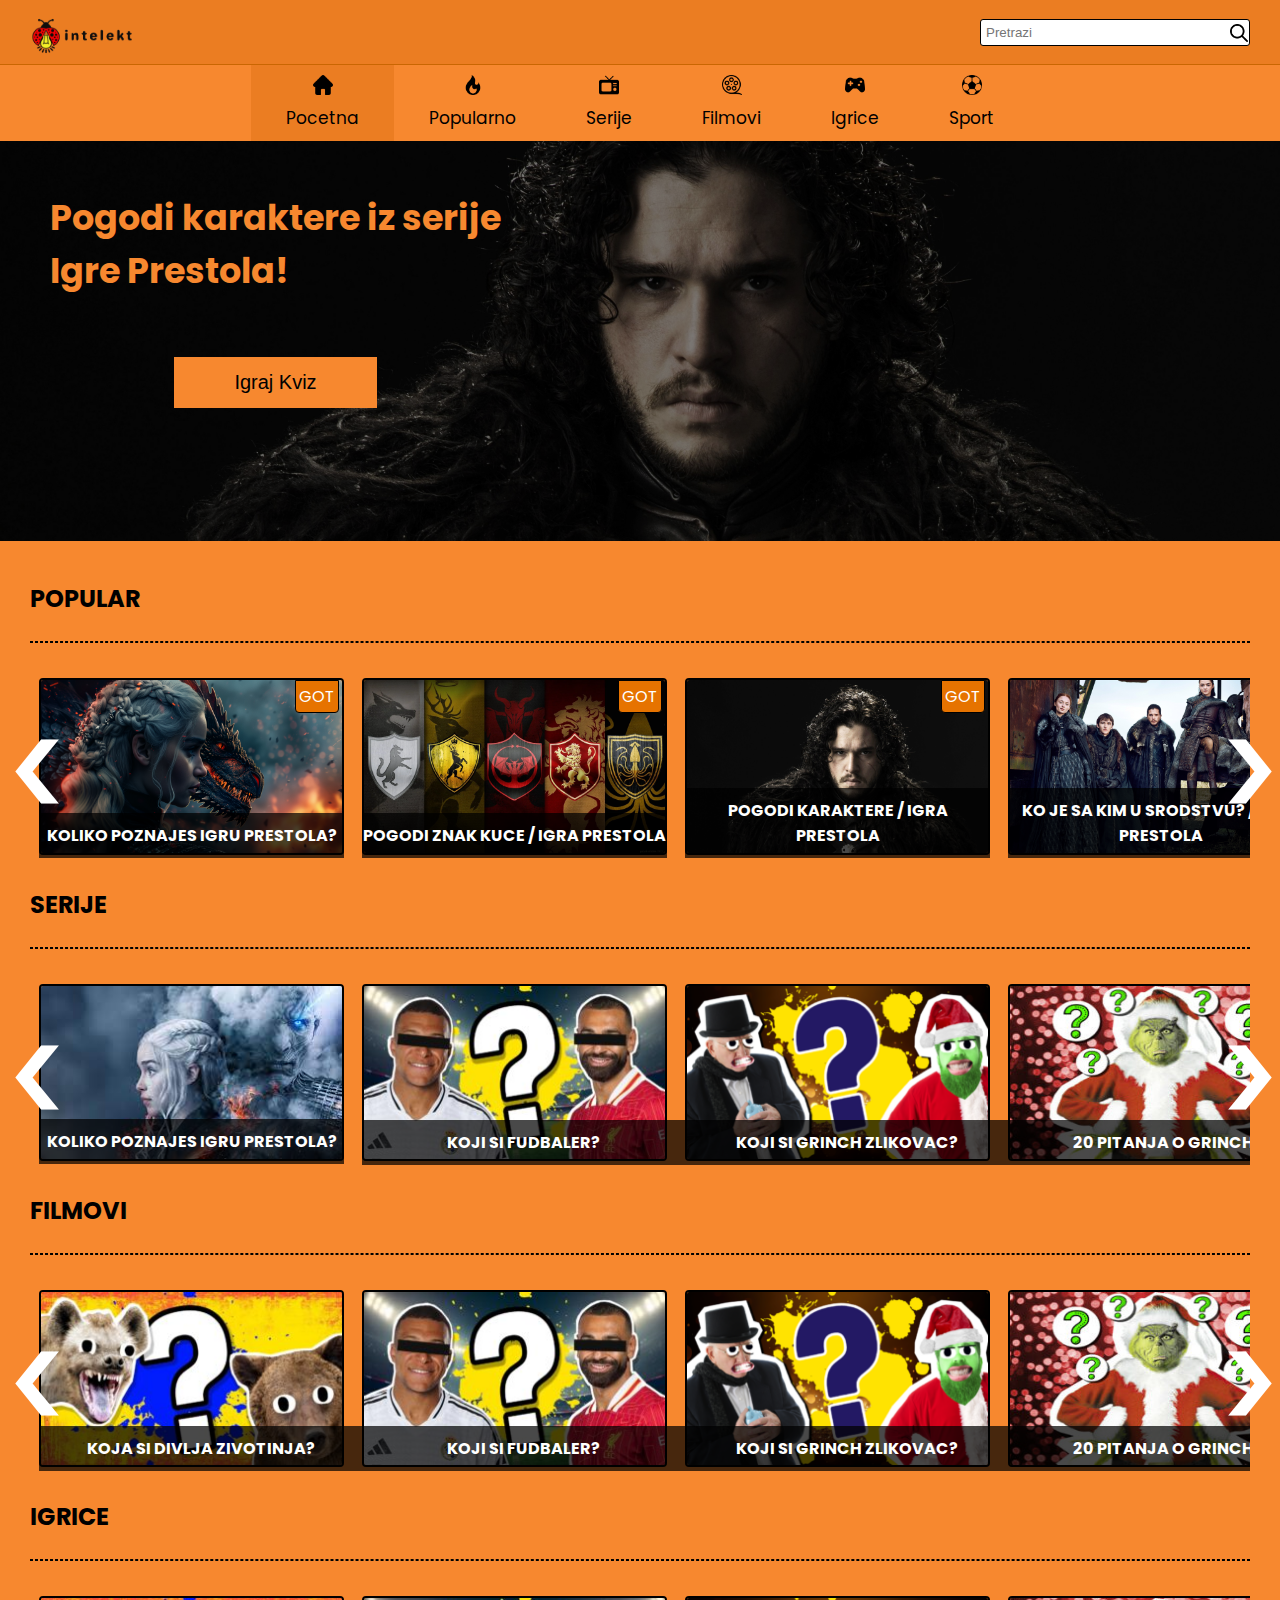
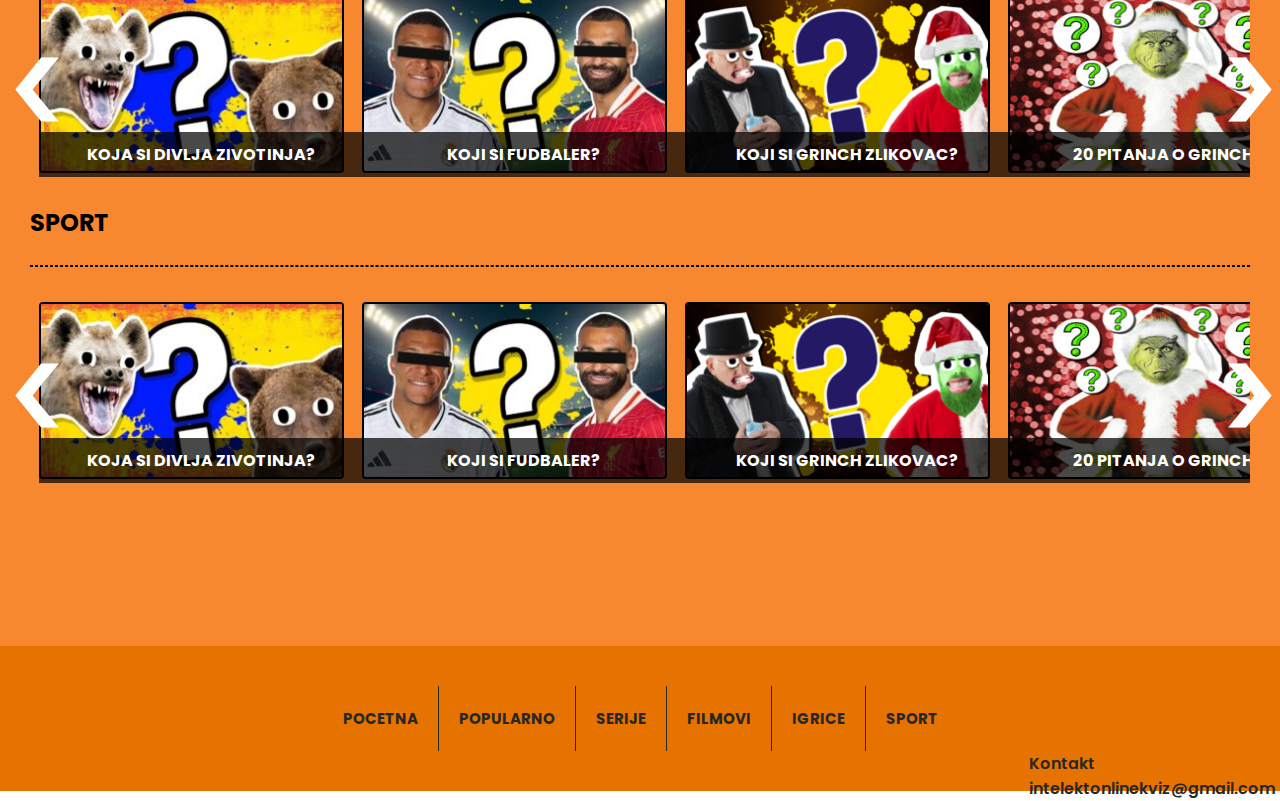
<file: index.html>
<!DOCTYPE html>
<html lang="en">
<head>
    <meta charset="UTF-8">
    <meta name="viewport" content="width=device-width, initial-scale=1.0">
    <title>Intelekt Online Kvizovi</title>
    <link rel="stylesheet" href="style.css">
    <link rel="shortcut icon" type="x-icon" href="img/logo21.png">
    <link rel="preconnect" href="https://fonts.googleapis.com">
    <link rel="preconnect" href="https://fonts.gstatic.com" crossorigin>
    <link href="https://fonts.googleapis.com/css2?family=Poppins:ital,wght@0,100;0,200;0,300;0,400;0,500;0,600;0,700;0,800;0,900;1,100;1,200;1,300;1,400;1,500;1,600;1,700;1,800;1,900&display=swap" rel="stylesheet">
    <meta name="viewport" content="width=device-width, initial-scale=1.0">

</head>
<body>
    
    <header>
        <div class="wrapper">

            <div class="logo"><a href="index.html"><img src="img/logo2.png" width="105px"></a></div>     

            <div class="search_bar">
                <input type="search" placeholder="Pretrazi">
                
                <img src="img/search.png" width="18px">
            </div>

            <div class="responsive-menu-icon"><img src="img/menu.png" width="60px"></div>

            <div class="responsive-menu">

                <div class="menu-container">

                    <div class="menu-header">
                        <div class="logo"><a href="index.html"><img src="img/logo2.png" width="105px"></a></div> 
                        <div class="close-menu">X</div>
                    </div>
                    
                    <div class="menu-content">
                        <ul>
                            <a href="index.html"><li><img src="img/home.png" width="20px">Pocetna</li></a>
                            <a href="popularno.html"><li><img src="img/fire.png" width="20px">Popularno</li></a>
                            <a href="serije.html"><li><img src="img/television.png" width="20px">Serije</li></a>
                            <a href="filmovi.html"><li><img src="img/movie.png" width="20px">Filmovi</li></a>
                            <a href="igrice.html"><li><img src="img/game-controller.png" width="20px">Igrice</li></a>
                            <a href="sport.html"><li><img src="img/football.png" width="20px">Sport</li></a>
                        </ul>
                    </div>

                </div>
            </div>

        </div>

        <div class="wrapper wr_center">
            
            <div class="menu">
                <ul>
                    <li  class="active home"><a href="index.html"><img src="img/home.png" width="20px"><br>Pocetna</a></li>
                    <li class="trending"><a href="popularno.html"><img src="img/fire.png" width="20px"><br>Popularno</a></li>
                    <li class="tvshow"><a href="serije.html"><img src="img/television.png" width="20px"><br>Serije</a></li>
                    <li class="movie"><a href="filmovi.html"><img src="img/movie.png" width="20px"><br>Filmovi</a></li>
                    <li class="games"><a href="igrice.html"><img src="img/game-controller.png" width="20px"><br>Igrice</a></li>
                    <li class="sport"><a href="sport.html"><img src="img/football.png" width="20px"><br>Sport</a></li>
                </ul>
            </div>
        </div>
    </header>


    <main>
        <div class="photo-first">
            <div class="photo-wrapper first">
                <div class="image-first"></div>
                <div class="content">
                    <h2>Pogodi karaktere iz serije<br> Igre Prestola!</h2>
                    
                    <a href="GoT - Pogodi likove/got likovi.html"  target="_blank"><button>Igraj Kviz</button></a>
                </div>
                
            </div> 

            <div class="photo-wrapper second">
                <div class="image-first"></div>
                <div class="content">
                    <h2>Pogodi znak kuce iz serije <br>Igre Prestola!</h2>
                    
                    <a href="GoT - Pogodi znak kuce/pogodi znak.html" target="_blank"><button>Igraj Kviz</button></a>
                </div>
                
            </div> 

            <div class="photo-wrapper third">
                <div class="image-first"></div>
                <div class="content">
                    <h2>Ko je sa kim u srodstvu?<br> Odigraj kviz!</h2>
                   
                    <a href="GoT - ko je u srodstvu/ko je u srodstvu.html" target="_blank"><button>Igraj Kviz</button></a>
                </div>
                
            </div> 

            <div class="photo-wrapper fourth">
                <div class="image-first"></div>
                <div class="content">
                    <h2>Koliko poznajes <br>seriju Igre Prestola?</h2>
                    
                    <a href="Game of thrones quiz/got trivia/gottrivia.html" target="_blank"><button>Igraj Kviz</button></a>
                </div>
                
            </div> 

            
            
        </div>

        <div class="main_wrapper">

            <h2>Popular</h2>
            <br>
            <hr>
            <br>
            <div class="quizzes" id="popular">

                <span class="left" >&#10094</span>

                <div class="quiz">
                    <a href="Game of thrones quiz/got trivia/gottrivia.html">
                        <img src="Game of thrones quiz/got trivia/deneris.png" width="300px" height="173px">
                        <div class="quiz_text">Koliko Poznajes Igru prestola?</div>  
                    </a>
                    <span>GoT</span>
                    
                </div>

                <div class="quiz">
                    <a href="GoT - Pogodi znak kuce/pogodi znak.html">
                        <img src="Game of thrones quiz/got trivia/banners.webp" width="300px" height="173">
                        <div class="quiz_text">Pogodi Znak Kuce / Igra Prestola</div>
                    </a>
                    <span>GoT</span>
                </div>

                <div class="quiz">
                    <a href="GoT - Pogodi likove/got likovi.html">
                        <img src="Game of thrones quiz/got trivia/jonsnow.jpg">
                        <div class="quiz_text">Pogodi karaktere / Igra Prestola</div>
                    </a> 
                    <span>GoT</span>   
                </div>

                <div class="quiz">
                    <a href="GoT - ko je u srodstvu/ko je u srodstvu.html">
                        <img src="GoT - ko je u srodstvu/img/bg.jpg">
                        <div class="quiz_text">Ko je sa kim u srodstvu? / Igra Prestola</div>
                    </a>
                    <span>GoT</span>
                </div>

                <div class="quiz">
                    <a href="GoT - Klikni na karaktera/klikni na karaktera.html">
                    <img src="GoT - Klikni na karaktera/img/thumb.png">
                    <div class="quiz_text">Pronadji 30 karaktera!</div>
                    </a>
                    <span>GoT</span>
                    <span class="level">easy</span>
                </div>

                <div class="quiz">
                    <a href="GoT - normal - klik karakter/klik normal.html">
                        <img src="GoT - normal - klik karakter/img/thumbnail.jpg">
                        <div class="quiz_text">Pronadji karaktera! Harder level</div>
                    </a>
                        <span>GoT</span>
                        <span class="level normal">normal</span>
                </div>

                <div class="quiz">

                    <img src="img/grinc pitanja.jpg" width="305px" height="171px">
                    <div class="quiz_text">20 pitanja o Grinchu</div>
                </div>

                <span class="right">&#10095</span>

            </div>

            <br>
            <h2>Serije</h2>
            <br>
            <hr>
            <br>


            <div class="quizzes" id="tvshow">

                <span class="left" >&#10094</span>

                <div class="quiz">
                    <a href="Game of thrones quiz/got trivia/gottrivia.html">
                        <img src="img/gottrivia.jpg">
                        <div class="quiz_text">Koliko Poznajes Igru prestola?</div>
                    </a>
                </div>

                <div class="quiz">

                    <img src="img/koji si fudbaler.jpg">
                    <div class="quiz_text">Koji si fudbaler?</div>
                </div>

                <div class="quiz">

                    <img src="img/koji si zlikovac grinc.png">
                    <div class="quiz_text">Koji si grinch zlikovac?</div>
                </div>

                <div class="quiz">

                    <img src="img/grinc pitanja.jpg" width="305px" height="171px">
                    <div class="quiz_text">20 pitanja o Grinchu</div>
                </div>

                <span class="right">&#10095</span>

            </div>

             
            <br>
            <h2>Filmovi</h2>
            <br>
            <hr>
            <br>


            <div class="quizzes" id="movies">

                <span class="left" >&#10094</span>
            
                <div class="quiz">

                    <img src="img/koja si divlja zivotinja.jpg">
                    <div class="quiz_text">Koja si divlja zivotinja?</div>

                </div>

                <div class="quiz">

                    <img src="img/koji si fudbaler.jpg">
                    <div class="quiz_text">Koji si fudbaler?</div>
                </div>

                <div class="quiz">

                    <img src="img/koji si zlikovac grinc.png">
                    <div class="quiz_text">Koji si grinch zlikovac?</div>
                </div>

                <div class="quiz">

                    <img src="img/grinc pitanja.jpg" width="305px" height="171px">
                    <div class="quiz_text">20 pitanja o Grinchu</div>
                </div>

                <span class="right">&#10095</span>

            </div>

             
            <br>
            <h2>Igrice</h2>
            <br>
            <hr>
            <br>


            <div class="quizzes" id="games">


                <span class="left" >&#10094</span>

                <div class="quiz">

                    <img src="img/koja si divlja zivotinja.jpg">
                    <div class="quiz_text">Koja si divlja zivotinja?</div>

                </div>

                <div class="quiz">

                    <img src="img/koji si fudbaler.jpg">
                    <div class="quiz_text">Koji si fudbaler?</div>
                </div>

                <div class="quiz">

                    <img src="img/koji si zlikovac grinc.png">
                    <div class="quiz_text">Koji si grinch zlikovac?</div>
                </div>

                <div class="quiz">

                    <img src="img/grinc pitanja.jpg" width="305px" height="171px">
                    <div class="quiz_text">20 pitanja o Grinchu</div>
                </div>

                <span class="right">&#10095</span>

            </div>

             
            <br>
            <h2>Sport</h2>
            <br>
            <hr>
            <br>


            <div class="quizzes" id="sport">


                <span class="left" >&#10094</span>

                <div class="quiz">

                    <img src="img/koja si divlja zivotinja.jpg">
                    <div class="quiz_text">Koja si divlja zivotinja?</div>

                </div>

                <div class="quiz">

                    <img src="img/koji si fudbaler.jpg">
                    <div class="quiz_text">Koji si fudbaler?</div>
                </div>

                <div class="quiz">

                    <img src="img/koji si zlikovac grinc.png">
                    <div class="quiz_text">Koji si grinch zlikovac?</div>
                </div>

                <div class="quiz">

                    <img src="img/grinc pitanja.jpg" width="305px" height="171px">
                    <div class="quiz_text">20 pitanja o Grinchu</div>
                </div>

                <span class="right">&#10095</span>


            </div>


        </div>
        

    </main>

    <footer>
        <div class="footer-wrap">
            <ul>
                <li><a href="index.html">pocetna</a></li>
                <li><a href="popularno.html">popularno</a></li>
                <li><a href="serije.html">serije</a></li>
                <li><a href="filmovi.html">filmovi</a></li>
                <li><a href="igrice.html">igrice</a></li>
                <li><a href="sport.html">sport</a></li>
            </ul>
            
            <span>Kontakt <br>intelektonlinekviz@gmail.com</span>
        </div>
        
    </footer>
    






    <script src="slider.js"></script>
    <script src="app.js"></script>
    <script src="imageSlider.js"></script>

</body>
</html>
</file>
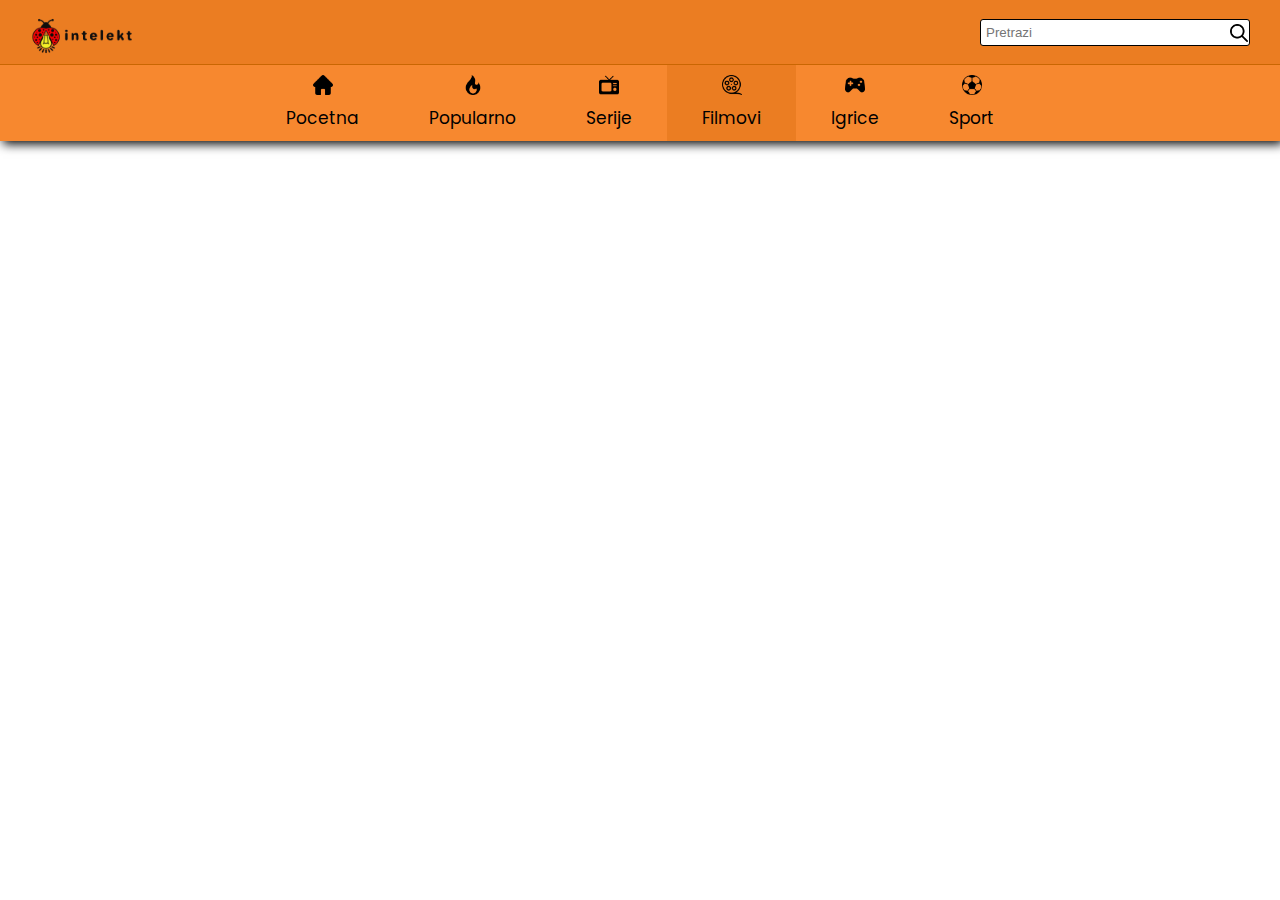
<file: filmovi.html>
<!DOCTYPE html>
<html lang="en">
<head>
    <meta charset="UTF-8">
    <meta name="viewport" content="width=device-width, initial-scale=1.0">
    <title>Filmovi Intelekt Online Kvizovi</title>
    <link rel="stylesheet" href="style.css">
    <link rel="shortcut icon" type="x-icon" href="img/logo21.png">
    <link rel="preconnect" href="https://fonts.googleapis.com">
    <link rel="preconnect" href="https://fonts.gstatic.com" crossorigin>
    <link href="https://fonts.googleapis.com/css2?family=Poppins:ital,wght@0,100;0,200;0,300;0,400;0,500;0,600;0,700;0,800;0,900;1,100;1,200;1,300;1,400;1,500;1,600;1,700;1,800;1,900&display=swap" rel="stylesheet">
</head>
<body>
    <header>
        <div class="wrapper">

            <div class="logo"><a href="index.html"><img src="img/logo2.png" width="105px"></a></div>     

            <div class="search_bar">
                <input type="search" placeholder="Pretrazi">
                <img src="img/search.png" width="18px">
            </div>

        </div>

        <div class="wrapper wr_center">
            <div class="menu">
                <ul>
                    <li id="#home"><a href="index.html"><img src="img/home.png" width="20px"><br>Pocetna</a></li>
                    <li id="#trending"><a href="popularno.html"><img src="img/fire.png" width="20px"><br>Popularno</a></li>
                    <li id="#tvshow"><a href="serije.html"><img src="img/television.png" width="20px"><br>Serije</a></li>
                    <li class="active" id="#movie"><a href="filmovi.html"><img src="img/movie.png" width="20px"><br>Filmovi</a></li>
                    <li id="#games"><a href="igrice.html"><img src="img/game-controller.png" width="20px"><br>Igrice</a></li>
                    <li id="#sport"><a href="sport.html"><img src="img/football.png" width="20px"><br>Sport</a></li>
                </ul>
            </div>
        </div>
    </header>
</body>
</html>
</file>
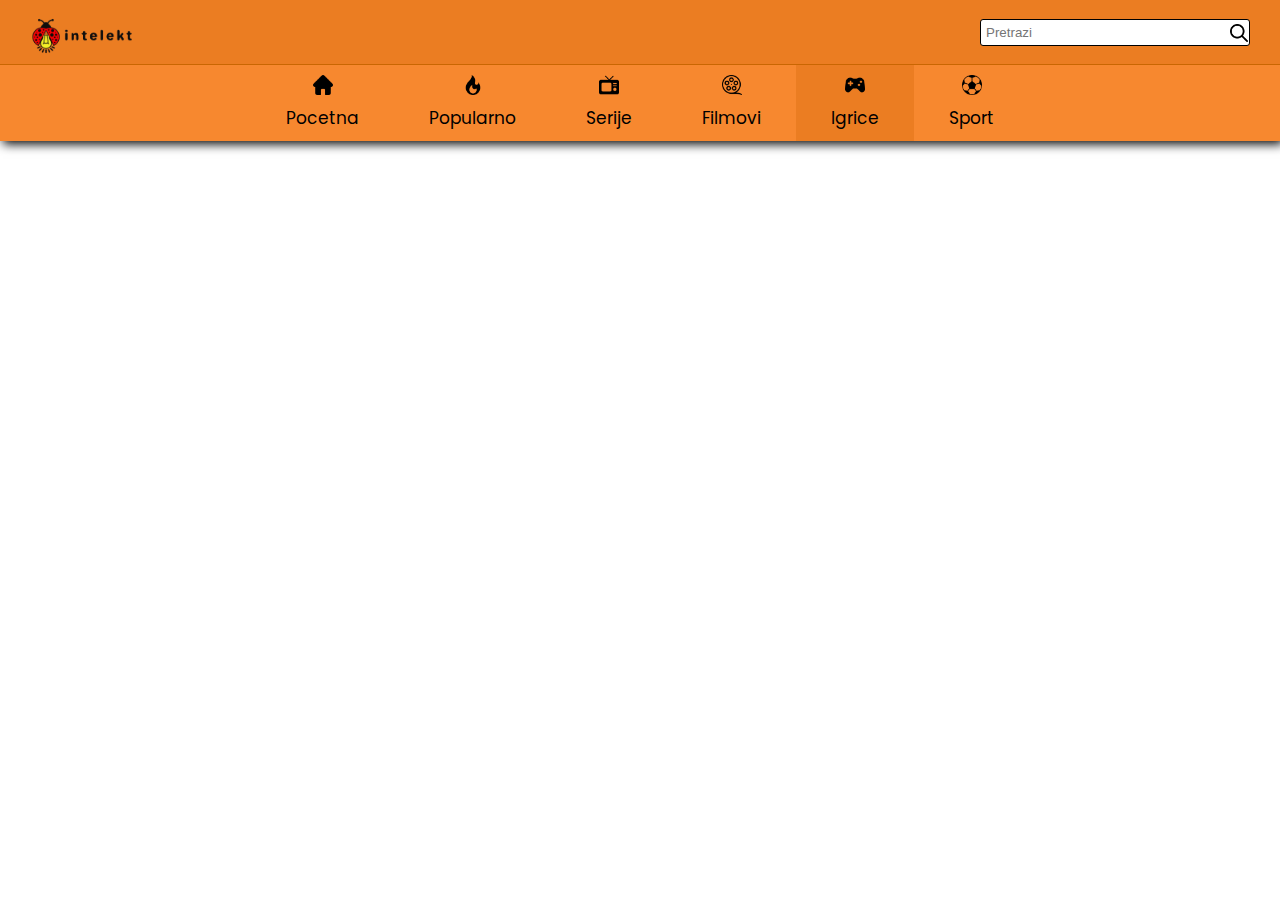
<file: igrice.html>
<!DOCTYPE html>
<html lang="en">
<head>
    <meta charset="UTF-8">
    <meta name="viewport" content="width=device-width, initial-scale=1.0">
    <title>Filmovi Intelekt Online Kvizovi</title>
    <link rel="stylesheet" href="style.css">
    <link rel="shortcut icon" type="x-icon" href="img/logo21.png">
    <link rel="preconnect" href="https://fonts.googleapis.com">
    <link rel="preconnect" href="https://fonts.gstatic.com" crossorigin>
    <link href="https://fonts.googleapis.com/css2?family=Poppins:ital,wght@0,100;0,200;0,300;0,400;0,500;0,600;0,700;0,800;0,900;1,100;1,200;1,300;1,400;1,500;1,600;1,700;1,800;1,900&display=swap" rel="stylesheet">
</head>
<body>
    <header>
        <div class="wrapper">

            <div class="logo"><a href="index.html"><img src="img/logo2.png" width="105px"></a></div>     

            <div class="search_bar">
                <input type="search" placeholder="Pretrazi">
                <img src="img/search.png" width="18px">
            </div>

        </div>

        <div class="wrapper wr_center">
            <div class="menu">
                <ul>
                    <li id="#home"><a href="index.html"><img src="img/home.png" width="20px"><br>Pocetna</a></li>
                    <li id="#trending"><a href="popularno.html"><img src="img/fire.png" width="20px"><br>Popularno</a></li>
                    <li id="#tvshow"><a href="serije.html"><img src="img/television.png" width="20px"><br>Serije</a></li>
                    <li id="#movie"><a href="filmovi.html"><img src="img/movie.png" width="20px"><br>Filmovi</a></li>
                    <li class="active" id="#games"><a href="igrice.html"><img src="img/game-controller.png" width="20px"><br>Igrice</a></li>
                    <li id="#sport"><a href="sport.html"><img src="img/football.png" width="20px"><br>Sport</a></li>
                </ul>
            </div>
        </div>
    </header>
</body>
</html>
</file>
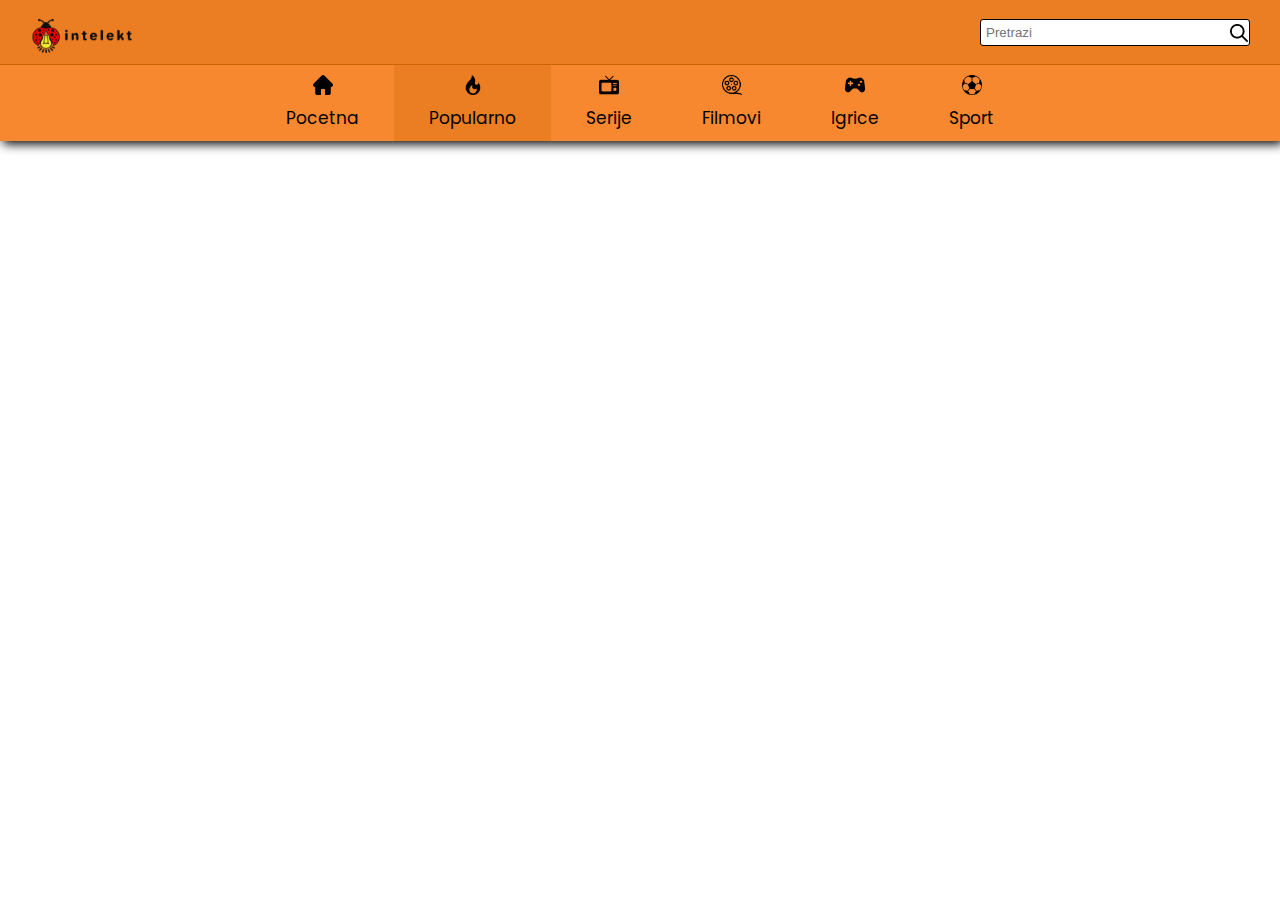
<file: popularno.html>
<!DOCTYPE html>
<html lang="en">
<head>
    <meta charset="UTF-8">
    <meta name="viewport" content="width=device-width, initial-scale=1.0">
    <title>Filmovi Intelekt Online Kvizovi</title>
    <link rel="stylesheet" href="style.css">
    <link rel="shortcut icon" type="x-icon" href="img/logo21.png">
    <link rel="preconnect" href="https://fonts.googleapis.com">
    <link rel="preconnect" href="https://fonts.gstatic.com" crossorigin>
    <link href="https://fonts.googleapis.com/css2?family=Poppins:ital,wght@0,100;0,200;0,300;0,400;0,500;0,600;0,700;0,800;0,900;1,100;1,200;1,300;1,400;1,500;1,600;1,700;1,800;1,900&display=swap" rel="stylesheet">
</head>
<body>
    <header>
        <div class="wrapper">

            <div class="logo"><a href="index.html"><img src="img/logo2.png" width="105px"></a></div>     

            <div class="search_bar">
                <input type="search" placeholder="Pretrazi">
                <img src="img/search.png" width="18px">
            </div>

        </div>

        <div class="wrapper wr_center">
            <div class="menu">
                <ul>
                    <li id="#home"><a href="index.html"><img src="img/home.png" width="20px"><br>Pocetna</a></li>
                    <li class="active" id="#trending"><a href="popularno.html"><img src="img/fire.png" width="20px"><br>Popularno</a></li>
                    <li id="#tvshow"><a href="serije.html"><img src="img/television.png" width="20px"><br>Serije</a></li>
                    <li id="#movie"><a href="filmovi.html"><img src="img/movie.png" width="20px"><br>Filmovi</a></li>
                    <li id="#games"><a href="igrice.html"><img src="img/game-controller.png" width="20px"><br>Igrice</a></li>
                    <li id="#sport"><a href="sport.html"><img src="img/football.png" width="20px"><br>Sport</a></li>
                </ul>
            </div>
        </div>
    </header>
</body>
</html>
</file>
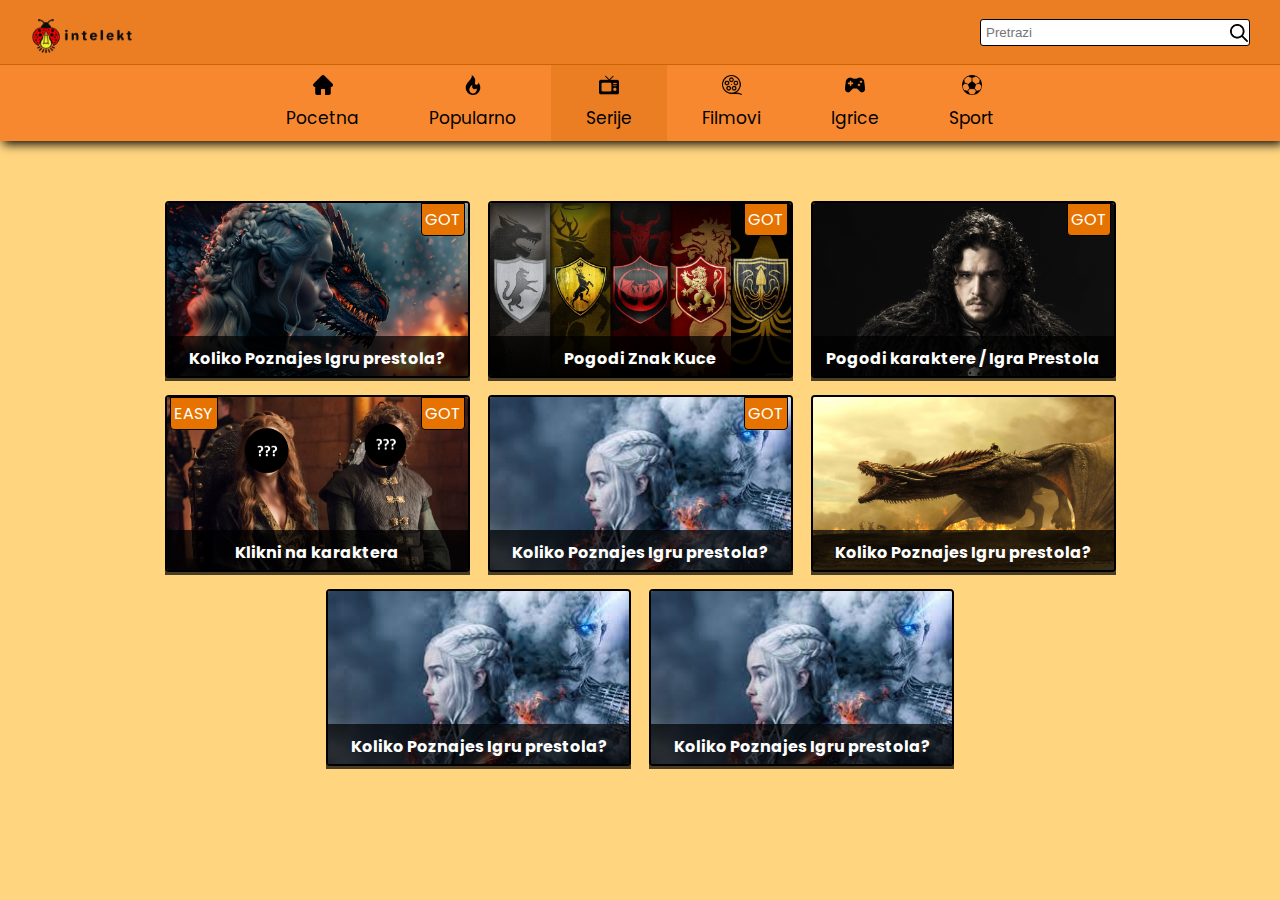
<file: serije.html>
<!DOCTYPE html>
<html lang="en">
<head>
    <meta charset="UTF-8">
    <meta name="viewport" content="width=device-width, initial-scale=1.0">
    <title>Filmovi Intelekt Online Kvizovi</title>
    <link rel="stylesheet" href="style.css">
    <link rel="stylesheet" href="serije.css">
    <link rel="shortcut icon" type="x-icon" href="img/logo21.png">
    <link rel="preconnect" href="https://fonts.googleapis.com">
    <link rel="preconnect" href="https://fonts.gstatic.com" crossorigin>
    <link href="https://fonts.googleapis.com/css2?family=Poppins:ital,wght@0,100;0,200;0,300;0,400;0,500;0,600;0,700;0,800;0,900;1,100;1,200;1,300;1,400;1,500;1,600;1,700;1,800;1,900&display=swap" rel="stylesheet">
</head>
<body>
    <header>
        <div class="wrapper">

            <div class="logo"><a href="index.html"><img src="img/logo2.png" width="105px"></a></div>     

            <div class="search_bar">
                <input type="search" placeholder="Pretrazi">
                <img src="img/search.png" width="18px">
            </div>

            <div class="responsive-menu-icon"><img src="img/menu.png" width="60px"></div>

            <div class="responsive-menu">

                <div class="menu-container">

                    <div class="menu-header">
                        <div class="logo"><a href="index.html"><img src="img/logo2.png" width="105px"></a></div> 
                        <div class="close-menu">X</div>
                    </div>
                    
                    <div class="menu-content">
                        <ul>
                            <a href="index.html"><li><img src="img/home.png" width="20px">Pocetna</li></a>
                            <a href="popularno.html"><li><img src="img/fire.png" width="20px">Popularno</li></a>
                            <a href="serije.html"><li><img src="img/television.png" width="20px">Serije</li></a>
                            <a href="filmovi.html"><li><img src="img/movie.png" width="20px">Filmovi</li></a>
                            <a href="igrice.html"><li><img src="img/game-controller.png" width="20px">Igrice</li></a>
                            <a href="sport.html"><li><img src="img/football.png" width="20px">Sport</li></a>
                        </ul>
                    </div>

                </div>
            </div>

        </div>

        <div class="wrapper wr_center">
            <div class="menu">
                <ul>
                    <li id="#home"><a href="index.html"><img src="img/home.png" width="20px"><br>Pocetna</a></li>
                    <li id="#trending"><a href="popularno.html"><img src="img/fire.png" width="20px"><br>Popularno</a></li>
                    <li class="active" id="#tvshow"><a href="serije.html"><img src="img/television.png" width="20px"><br>Serije</a></li>
                    <li id="#movie"><a href="filmovi.html"><img src="img/movie.png" width="20px"><br>Filmovi</a></li>
                    <li id="#games"><a href="igrice.html"><img src="img/game-controller.png" width="20px"><br>Igrice</a></li>
                    <li id="#sport"><a href="sport.html"><img src="img/football.png" width="20px"><br>Sport</a></li>
                </ul>
            </div>
        </div>
    </header>

    <main>

        <div class="tvshow-container">
            <div class="quiz">
                <a href="Game of thrones quiz/got trivia/gottrivia.html">
                    <img src="Game of thrones quiz/got trivia/deneris.png">
                    <div class="quiz_text">Koliko Poznajes Igru prestola?</div>
                </a>
                <span>GoT</span>
            </div>
    
            <div class="quiz">
                <a href="GoT - Pogodi znak kuce\pogodi znak.html">
                    <img src="Game of thrones quiz/got trivia/banners.webp">
                    <div class="quiz_text">Pogodi Znak Kuce</div>
                </a>
                <span>GoT</span>
            </div>
    
            <div class="quiz">
                <a href="GoT - Pogodi likove\got likovi.html">
                    <img src="Game of thrones quiz\got trivia\jonsnow.jpg">
                    <div class="quiz_text">Pogodi karaktere / Igra Prestola</div>
                </a> 
                <span>GoT</span>
            </div>

            <div class="quiz">
                <a href="GoT - Klikni na karaktera/klikni na karaktera.html">
                    <img src="GoT - Klikni na karaktera/img/thumb.png">
                    <div class="quiz_text">Klikni na karaktera</div>
                </a>
                <span>GoT</span>
                <span class="level">easy</span>
            </div>
            
            <div class="quiz">
                <a href="Game of thrones quiz/got trivia/gottrivia.html">
                    <img src="img/gottrivia.jpg">
                    <div class="quiz_text">Koliko Poznajes Igru prestola?</div>
                </a>
                <span>got</span>
            </div>
    
            <div class="quiz">
                <a href="Game of thrones quiz/got trivia/gottrivia.html">
                    <img src="Game of thrones quiz\got trivia\drogon.jpg" width="300px" height="168px">
                    <div class="quiz_text">Koliko Poznajes Igru prestola?</div>
                </a>
            </div>
    
            <div class="quiz">
                <a href="Game of thrones quiz/got trivia/gottrivia.html">
                    <img src="img/gottrivia.jpg">
                    <div class="quiz_text">Koliko Poznajes Igru prestola?</div>
                </a>
            </div>

            <div class="quiz">
                <a href="Game of thrones quiz/got trivia/gottrivia.html">
                    <img src="img/gottrivia.jpg">
                    <div class="quiz_text">Koliko Poznajes Igru prestola?</div>
                </a>
            </div>

        </div>
        
            
    </main>

    <script src="app.js"></script>
</body>
</html>
</file>
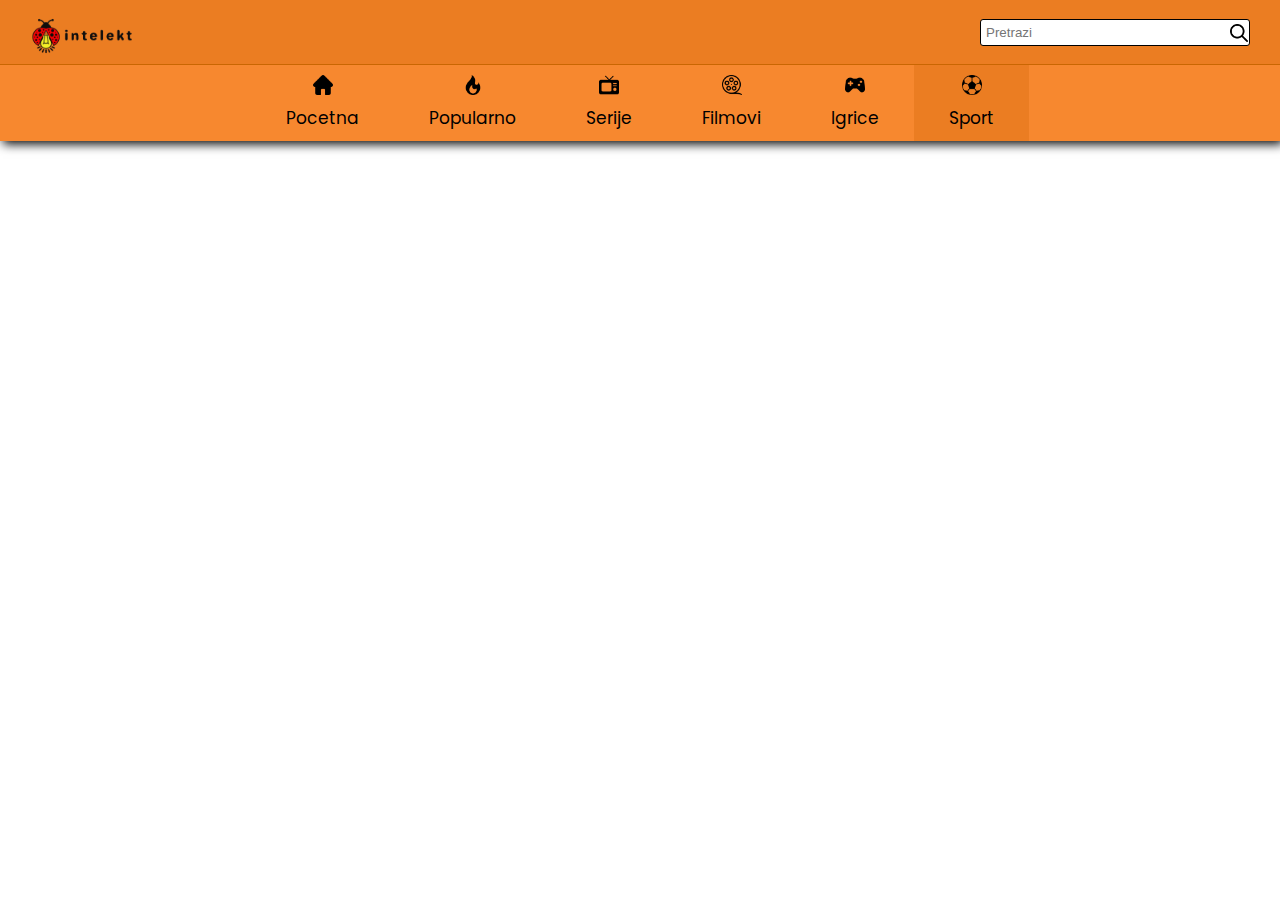
<file: sport.html>
<!DOCTYPE html>
<html lang="en">
<head>
    <meta charset="UTF-8">
    <meta name="viewport" content="width=device-width, initial-scale=1.0">
    <title>Filmovi Intelekt Online Kvizovi</title>
    <link rel="stylesheet" href="style.css">
    <link rel="shortcut icon" type="x-icon" href="img/logo21.png"><link rel="preconnect" href="https://fonts.googleapis.com">
    <link rel="preconnect" href="https://fonts.gstatic.com" crossorigin>
    <link href="https://fonts.googleapis.com/css2?family=Poppins:ital,wght@0,100;0,200;0,300;0,400;0,500;0,600;0,700;0,800;0,900;1,100;1,200;1,300;1,400;1,500;1,600;1,700;1,800;1,900&display=swap" rel="stylesheet">
</head>
<body>
    <header>
        <div class="wrapper">

            <div class="logo"><a href="index.html"><img src="img/logo2.png" width="105px"></a></div>     

            <div class="search_bar">
                <input type="search" placeholder="Pretrazi">
                <img src="img/search.png" width="18px">
            </div>

        </div>

        <div class="wrapper wr_center">
            <div class="menu">
                <ul>
                    <li id="#home"><a href="index.html"><img src="img/home.png" width="20px"><br>Pocetna</a></li>
                    <li id="#trending"><a href="popularno.html"><img src="img/fire.png" width="20px"><br>Popularno</a></li>
                    <li id="#tvshow"><a href="serije.html"><img src="img/television.png" width="20px"><br>Serije</a></li>
                    <li id="#movie"><a href="filmovi.html"><img src="img/movie.png" width="20px"><br>Filmovi</a></li>
                    <li id="#games"><a href="igrice.html"><img src="img/game-controller.png" width="20px"><br>Igrice</a></li>
                    <li class="active" id="#sport"><a href="sport.html"><img src="img/football.png" width="20px"><br>Sport</a></li>
                </ul>
            </div>
        </div>
    </header>
</body>
</html>
</file>
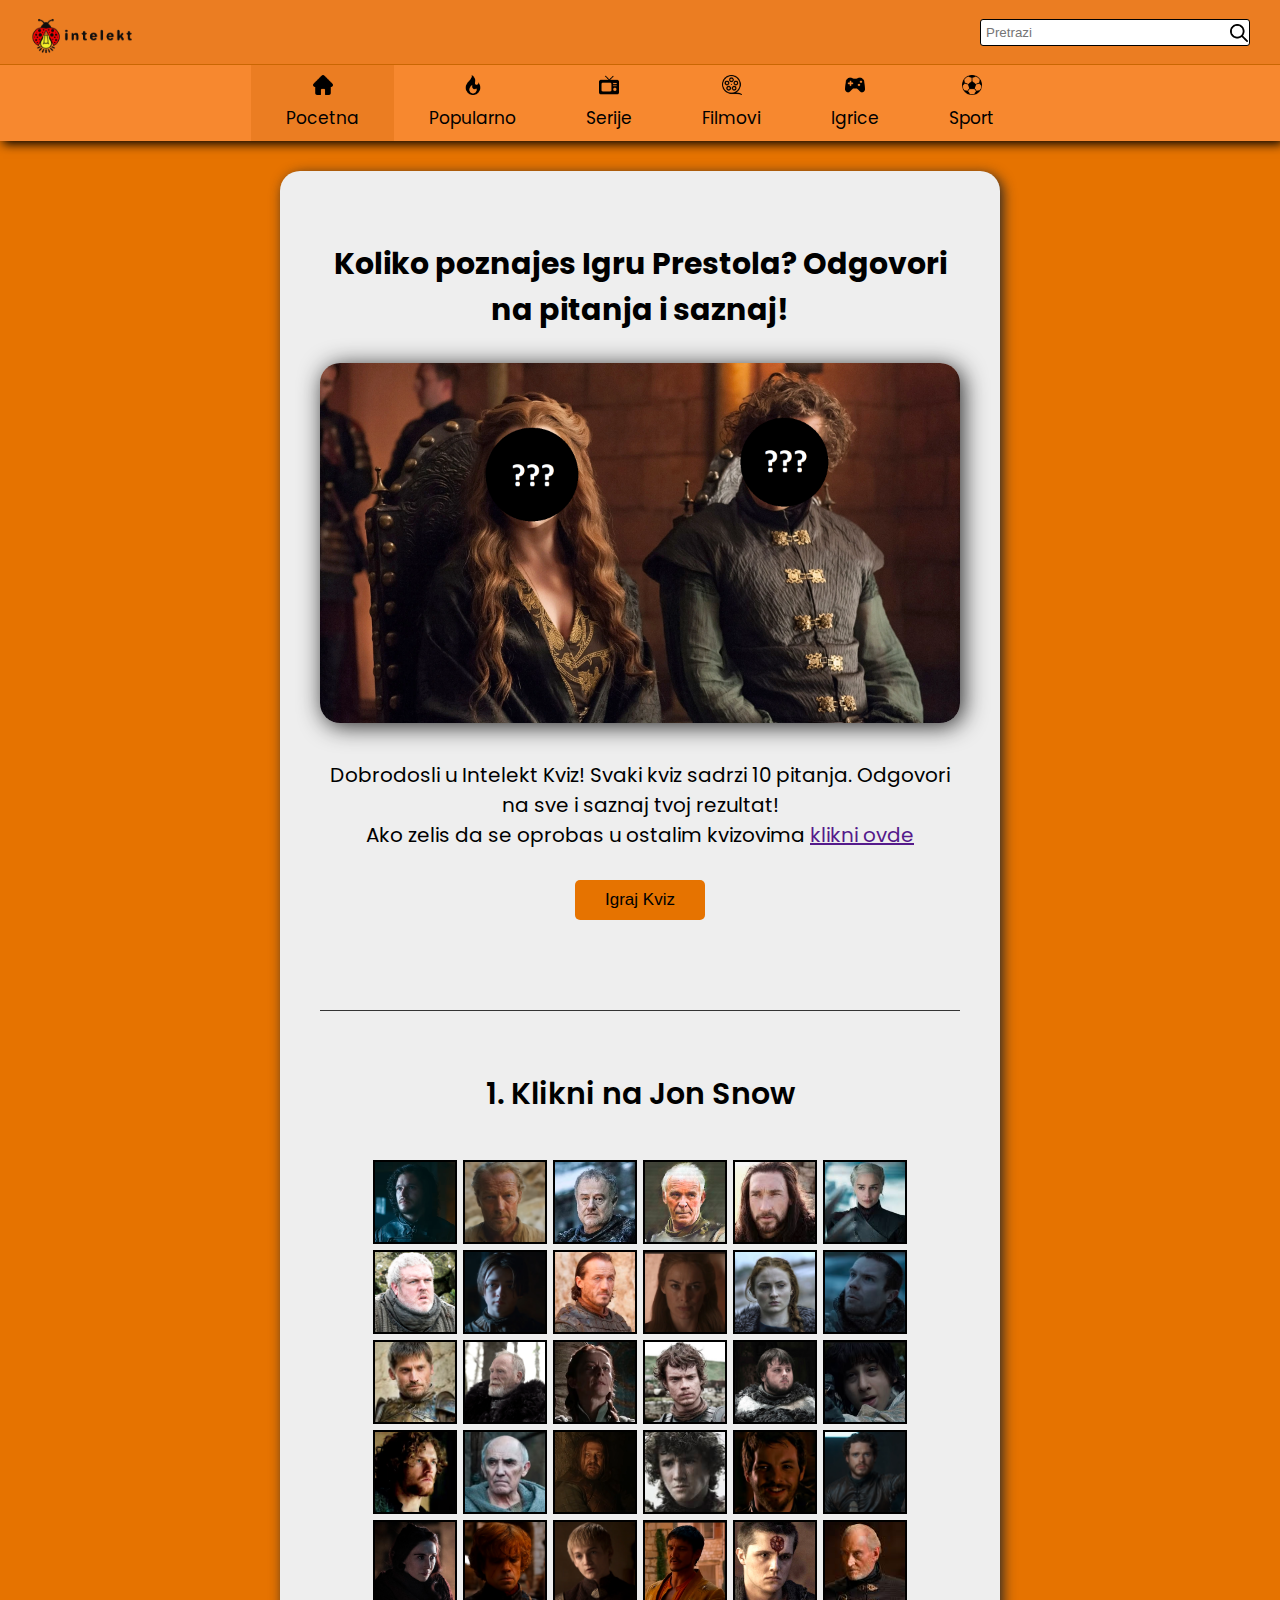
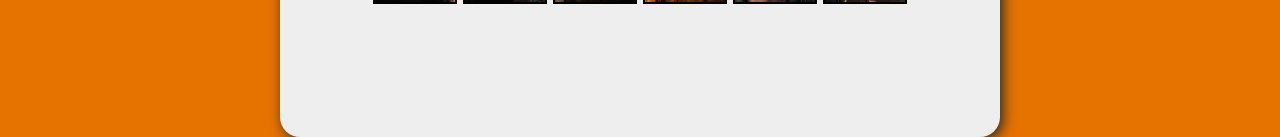
<file: GoT - Klikni na karaktera/klikni na karaktera.html>
<!DOCTYPE html>
<html lang="en">
<head>
    <meta charset="UTF-8">
    <meta name="viewport" content="width=device-width, initial-scale=1.0">
    <title>Pogodi Znak Kuce / Intelekt Online Kvizovi</title>
    <link rel="stylesheet" href="../style.css">
    <link rel="stylesheet" href="../Game of thrones quiz/got trivia/ss.css">
    <link rel="stylesheet" href="klikni na karaktera.css">
    <link rel="shortcut icon" type="x-icon" href="../img/logo21.png">
    <link rel="preconnect" href="https://fonts.googleapis.com">
    <link rel="preconnect" href="https://fonts.gstatic.com" crossorigin>
    <link href="https://fonts.googleapis.com/css2?family=Poppins:ital,wght@0,100;0,200;0,300;0,400;0,500;0,600;0,700;0,800;0,900;1,100;1,200;1,300;1,400;1,500;1,600;1,700;1,800;1,900&display=swap" rel="stylesheet">

</head>
<body>
    <header>
        <div class="wrapper">

            <div class="logo"><a href="../index.html"><img src="../img/logo2.png" width="105px"></a></div>     

            <div class="search_bar">
                <input type="search" placeholder="Pretrazi">
                <img src="../img/search.png" width="18px">
            </div>

            <div class="responsive-menu-icon"><img src="../img/menu.png" width="60px"></div>

            <div class="responsive-menu">

                <div class="menu-container">

                    <div class="menu-header">
                        <div class="logo"><a href="../index.html"><img src="../img/logo2.png" width="105px"></a></div> 
                        <div class="close-menu">X</div>
                    </div>
                    
                    <div class="menu-content">
                        <ul>
                            <a href="../index.html"><li><img src="../img/home.png" width="20px">Pocetna</li></a>
                            <a href="../popularno.html"><li><img src="../img/fire.png" width="20px">Popularno</li></a>
                            <a href="../serije.html"><li><img src="../img/television.png" width="20px">Serije</li></a>
                            <a href="../filmovi.html"><li><img src="../img/movie.png" width="20px">Filmovi</li></a>
                            <a href="../igrice.html"><li><img src="../img/game-controller.png" width="20px">Igrice</li></a>
                            <a href="../sport.html"><li><img src="../img/football.png" width="20px">Sport</li></a>
                        </ul>
                    </div>

                </div>
            </div>

        </div>

        <div class="wrapper wr_center">
            <div class="menu">
                <ul>
                    <li  class="active" id="#home"><a href="../index.html"><img src="../img/home.png" width="20px"><br>Pocetna</a></li>
                    <li id="#trending"><a href="../popularno.html"><img src="../img/fire.png" width="20px"><br>Popularno</a></li>
                    <li id="#tvshow"><a href="../serije.html"><img src="../img/television.png" width="20px"><br>Serije</a></li>
                    <li id="#movie"><a href="../filmovi.html"><img src="../img/movie.png" width="20px"><br>Filmovi</a></li>
                    <li id="#games"><a href="../igrice.html"><img src="../img/game-controller.png" width="20px"><br>Igrice</a></li>
                    <li id="#sport"><a href="../sport.html"><img src="../img/football.png" width="20px"><br>Sport</a></li>
                </ul>
            </div>
        </div>
    </header>

    <main>
        <div class="main-wrapper">
            <div class="quiz-intro">
                

                <h2>Koliko poznajes Igru Prestola? Odgovori na pitanja i saznaj!</h2>
                <div class="quiz-intro-img">
                    <img src="img/thumb.png" width="600px">
                </div>
                
                <p>Dobrodosli u Intelekt Kviz! Svaki kviz sadrzi 10 pitanja. Odgovori na sve i saznaj tvoj rezultat!<br>
                    Ako zelis da se oprobas u ostalim kvizovima <a href="">klikni ovde</a></p>
                
                <button id="play-quiz">Igraj Kviz</button>

                <!---quiz starts from here-->

                <div class="quiz-starts">
                    <div class="first-question">

                        

                        <h2 id="question">Question goes here lorem</h2>

                        <div id="character-image">
                            <div id="Jon Snow"><img src="img/jons.png"><span></span></div>
                            <div id="Jorah Mormont"><img src="img/jorah.png"><span></span></div>
                            <div id="Aliser Thorne"><img src="img/aliser.png"><span></span></div>
                            <div id="Baristan Selmy"><img src="img/baristan.png"><span></span></div>
                            <div id="Benjen Stark"><img src="img/benjen.png"><span></span></div>
                            
                            <div id="Daenerys Targaryen"><img src="img/deny.png"><span></span></div>
                            <div id="Hodor"><img src="img/hodor.png"><span></span></div>
                            <div id="Arya Stark"><img src="img/arya.png"><span></span></div>
                            <div id="Bronn"><img src="img/bronn.png"><span></span></div>
                            <div id="Cersei Lanister"><img src="img/cersei.png"><span></span></div>

                            <div id="Sansa Stark"><img src="img/sansa.png"><span></span></div>
                            <div id="Gendry"><img src="img/gendry.png"><span></span></div>
                            <div id="Jamie Lanister"><img src="img/jamie.png"><span></span></div>
                            <div id="Jeor Mormont"><img src="img/jeor.png"><span></span></div>
                            <div id="Lysa Arynn"><img src="img/lysa.png"><span></span></div>

                            <div id="Theon Greyjoy"><img src="img/theon.png"><span></span></div>
                            <div id="Samwell Tarly"><img src="img/samwel.png"><span></span></div>
                            <div id="Robin Arynn"><img src="img/robin.png"><span></span></div>
                            <div id="Loras Tyrell"><img src="img/loras.png"><span></span></div>
                            <div id="Maester Luwin"><img src="img/maester.png"><span></span></div>

                            <div id="Eddard Stark"><img src="img/ned.png"><span></span></div>
                            <div id="Rickon Stark"><img src="img/rickon.png"><span></span></div>
                            <div id="Renly Baratheon"><img src="img/renly.png"><span></span></div>
                            <div id="Robb Stark"><img src="img/robb.png"><span></span></div>
                            <div id="Melisandre"><img src="img/melisandre.png"><span></span></div>

                            <div id="Tyrion Lanister"><img src="img/tyrion.png"><span></span></div>
                            <div id="Joffrey Baratheon"><img src="img/jofrey.png"><span></span></div>
                            <div id="Oberyn Martell"><img src="img/oberyn.png"><span></span></div>
                            <div id="Lancel Lanister"><img src="img/lancel.png"><span></span></div>
                            <div id="Tywin Lanister"><img src="img/tywin.png"><span></span></div>

                        </div>

                        <button id="next">Next</button>
                        
                    </div>
                </div>
            </div>
            
            
        </div>
    </main>


    <script src="klikni na karaktera.js"></script>
    <script src="../app.js"></script>
</body>
</html>
</file>
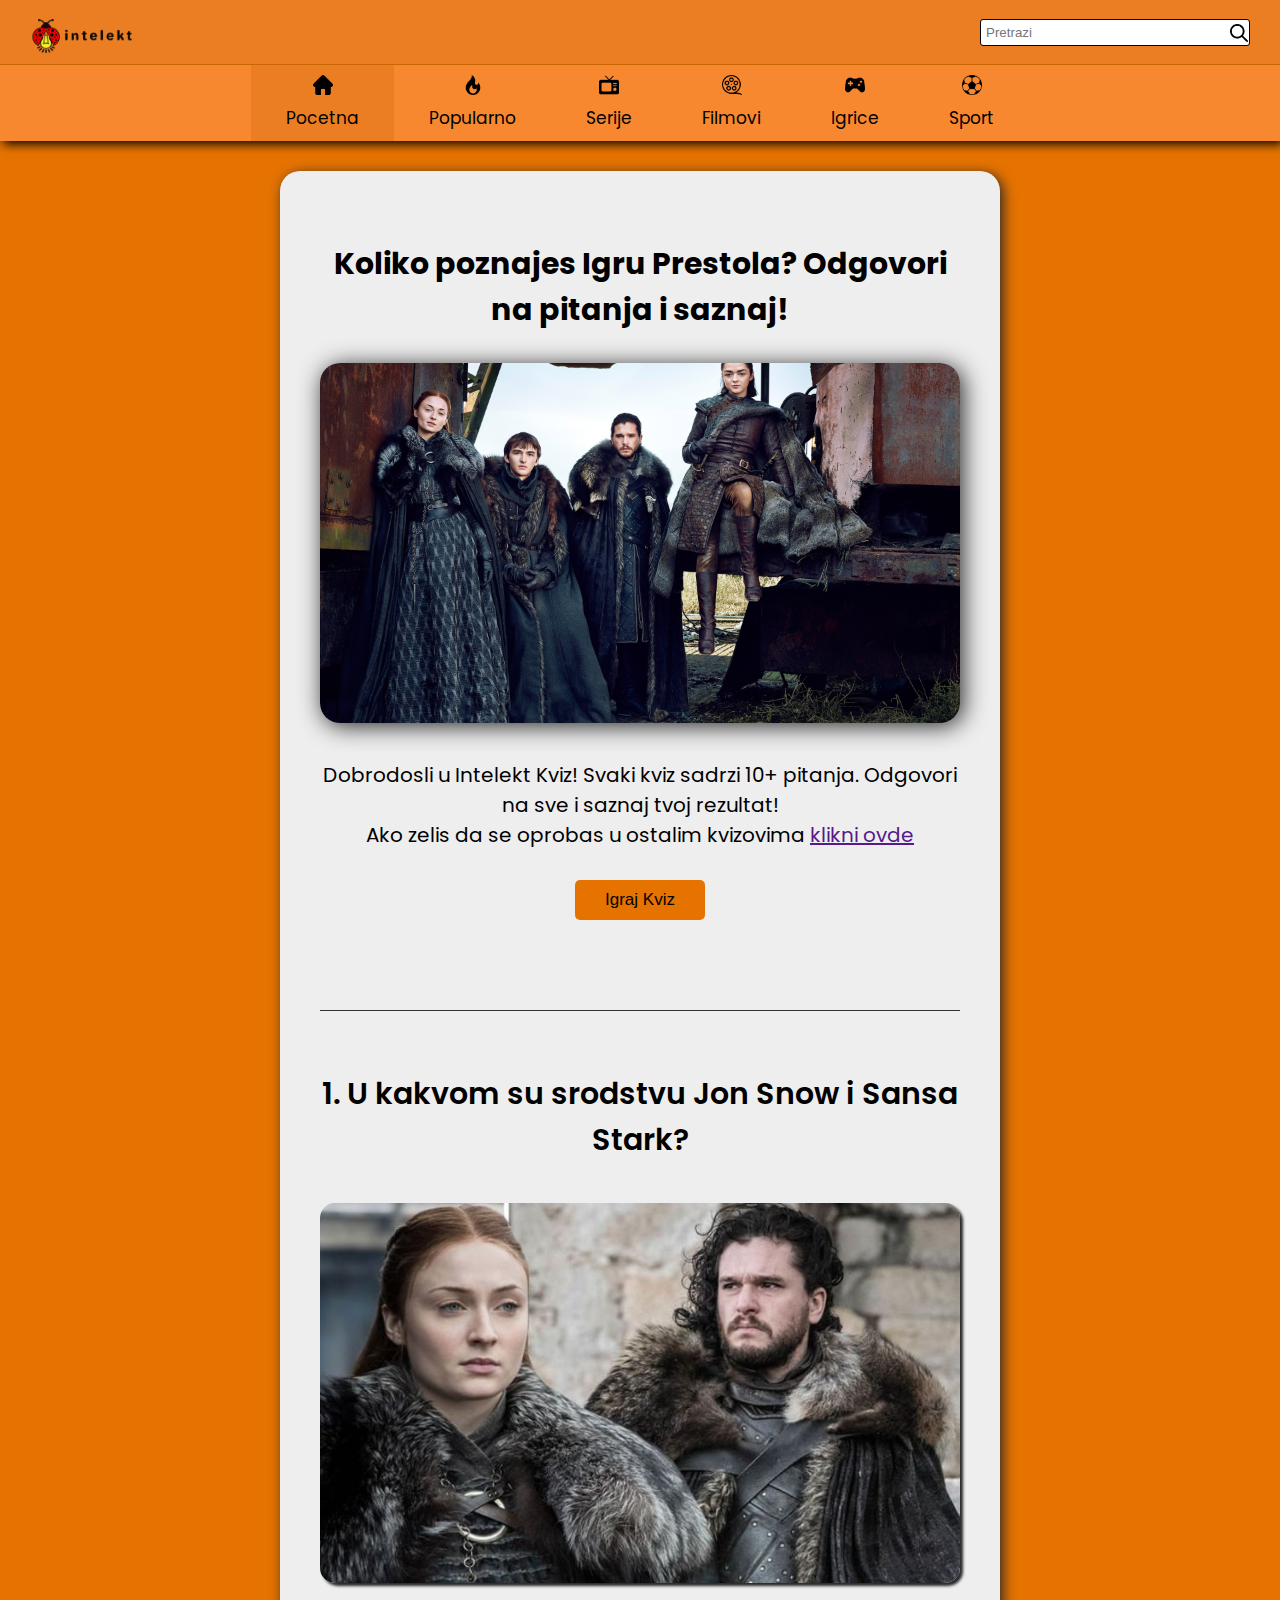
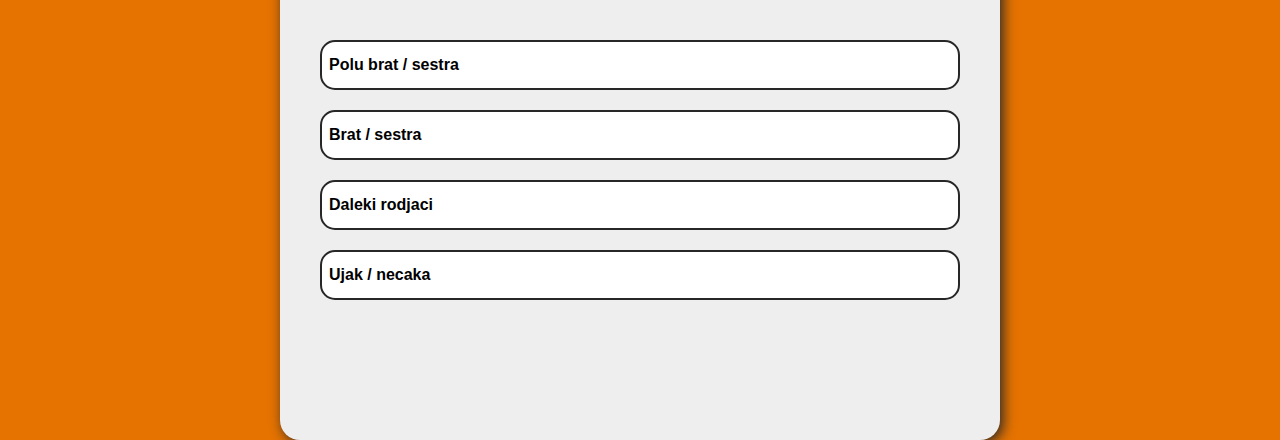
<file: GoT - ko je u srodstvu/ko je u srodstvu.html>
<!DOCTYPE html>
<html lang="en">
<head>
    <meta charset="UTF-8">
    <meta name="viewport" content="width=device-width, initial-scale=1.0">
    <title>Ko je u srodstvu sa kim? / Intelekt Online Kvizovi</title>
    <link rel="stylesheet" href="../style.css">
    <link rel="stylesheet" href="../Game of thrones quiz/got trivia/ss.css">
    <link rel="stylesheet" href="ko je u srodstvu.css">
    <link rel="shortcut icon" type="x-icon" href="../img/logo21.png">
    <link rel="preconnect" href="https://fonts.googleapis.com">
    <link rel="preconnect" href="https://fonts.gstatic.com" crossorigin>
    <link href="https://fonts.googleapis.com/css2?family=Poppins:ital,wght@0,100;0,200;0,300;0,400;0,500;0,600;0,700;0,800;0,900;1,100;1,200;1,300;1,400;1,500;1,600;1,700;1,800;1,900&display=swap" rel="stylesheet">

</head>
<body>
    <header>
        <div class="wrapper">

            <div class="logo"><a href="../index.html"><img src="../img/logo2.png" width="105px"></a></div>     

            <div class="search_bar">
                <input type="search" placeholder="Pretrazi">
                <img src="../img/search.png" width="18px">
            </div>

        </div>

        <div class="wrapper wr_center">
            <div class="menu">
                <ul>
                    <li  class="active" id="#home"><a href="../index.html"><img src="../img/home.png" width="20px"><br>Pocetna</a></li>
                    <li id="#trending"><a href="../popularno.html"><img src="../img/fire.png" width="20px"><br>Popularno</a></li>
                    <li id="#tvshow"><a href="../serije.html"><img src="../img/television.png" width="20px"><br>Serije</a></li>
                    <li id="#movie"><a href="../filmovi.html"><img src="../img/movie.png" width="20px"><br>Filmovi</a></li>
                    <li id="#games"><a href="../igrice.html"><img src="../img/game-controller.png" width="20px"><br>Igrice</a></li>
                    <li id="#sport"><a href="../sport.html"><img src="../img/football.png" width="20px"><br>Sport</a></li>
                </ul>
            </div>
        </div>
    </header>

    <main>
        <div class="main-wrapper">
            <div class="quiz-intro">
                

                <h2>Koliko poznajes Igru Prestola? Odgovori na pitanja i saznaj!</h2>
                <div class="quiz-intro-img">
                    <img src="img/bg.jpg" width="600px">
                </div>
                
                <p>Dobrodosli u Intelekt Kviz! Svaki kviz sadrzi 10+ pitanja. Odgovori na sve i saznaj tvoj rezultat!<br>
                    Ako zelis da se oprobas u ostalim kvizovima <a href="">klikni ovde</a></p>
                
                <button id="play-quiz">Igraj Kviz</button>

                <!---quiz starts from here-->

                <div class="quiz-starts">
                    <div class="first-question">

                        

                        <h2 id="question">Question goes here lorem</h2>
                        <div id="quiz-img">
                            
                        </div>

                        <div id="answer-buttons">
                            <button class="btn">Answer 1</button>
                            <button class="btn">Answer 2</button>
                            <button class="btn">Answer 3</button>
                            <button class="btn">Answer 4</button>
                        </div>

                        <button id="next">Next</button>
                        
                    </div>
                </div>
            </div>
            
            
        </div>
    </main>


    <script src="../app.js"></script>
    <script src="ko je u srodstvu.js"></script>
</body>
</html>
</file>
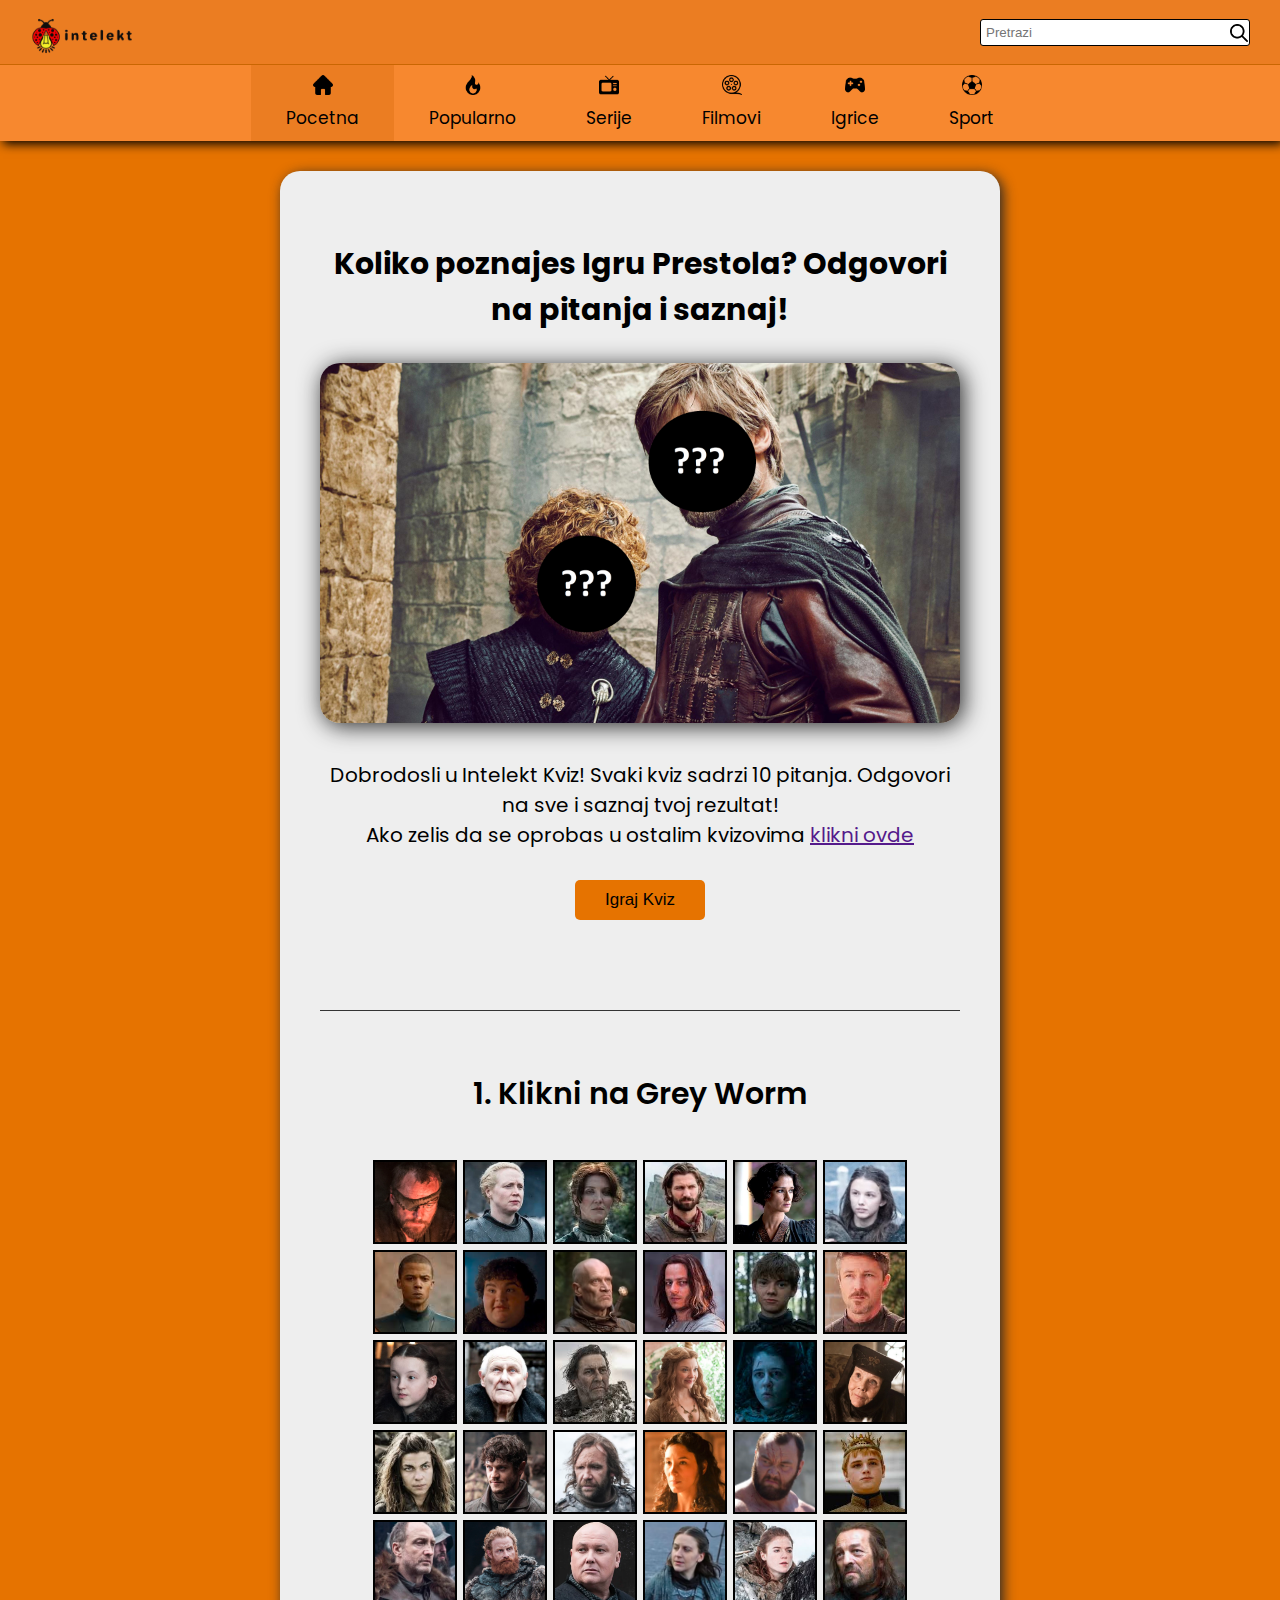
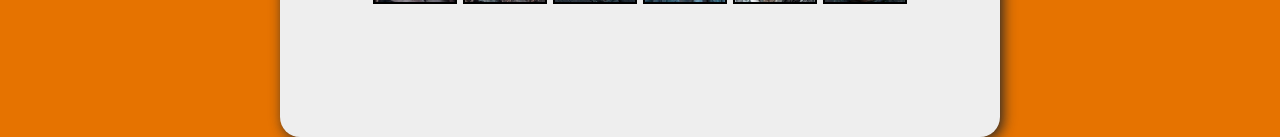
<file: GoT - normal - klik karakter/klik normal.html>
<!DOCTYPE html>
<html lang="en">
<head>
    <meta charset="UTF-8">
    <meta name="viewport" content="width=device-width, initial-scale=1.0">
    <title>Pogodi Znak Kuce / Intelekt Online Kvizovi</title>
    <link rel="stylesheet" href="../style.css">
    <link rel="stylesheet" href="../Game of thrones quiz/got trivia/ss.css">
    <link rel="stylesheet" href="klik normal.css">
    <link rel="shortcut icon" type="x-icon" href="../img/logo21.png">
    <link rel="preconnect" href="https://fonts.googleapis.com">
    <link rel="preconnect" href="https://fonts.gstatic.com" crossorigin>
    <link href="https://fonts.googleapis.com/css2?family=Poppins:ital,wght@0,100;0,200;0,300;0,400;0,500;0,600;0,700;0,800;0,900;1,100;1,200;1,300;1,400;1,500;1,600;1,700;1,800;1,900&display=swap" rel="stylesheet">

</head>
<body>
    <header>
        <div class="wrapper">

            <div class="logo"><a href="../index.html"><img src="../img/logo2.png" width="105px"></a></div>     

            <div class="search_bar">
                <input type="search" placeholder="Pretrazi">
                <img src="../img/search.png" width="18px">
            </div>

            <div class="responsive-menu-icon"><img src="../img/menu.png" width="60px"></div>

            <div class="responsive-menu">

                <div class="menu-container">

                    <div class="menu-header">
                        <div class="logo"><a href="../index.html"><img src="../img/logo2.png" width="105px"></a></div> 
                        <div class="close-menu">X</div>
                    </div>
                    
                    <div class="menu-content">
                        <ul>
                            <a href="../index.html"><li><img src="../img/home.png" width="20px">Pocetna</li></a>
                            <a href="../popularno.html"><li><img src="../img/fire.png" width="20px">Popularno</li></a>
                            <a href="../serije.html"><li><img src="../img/television.png" width="20px">Serije</li></a>
                            <a href="../filmovi.html"><li><img src="../img/movie.png" width="20px">Filmovi</li></a>
                            <a href="../igrice.html"><li><img src="../img/game-controller.png" width="20px">Igrice</li></a>
                            <a href="../sport.html"><li><img src="../img/football.png" width="20px">Sport</li></a>
                        </ul>
                    </div>

                </div>
            </div>

        </div>

        <div class="wrapper wr_center">
            <div class="menu">
                <ul>
                    <li  class="active" id="#home"><a href="../index.html"><img src="../img/home.png" width="20px"><br>Pocetna</a></li>
                    <li id="#trending"><a href="../popularno.html"><img src="../img/fire.png" width="20px"><br>Popularno</a></li>
                    <li id="#tvshow"><a href="../serije.html"><img src="../img/television.png" width="20px"><br>Serije</a></li>
                    <li id="#movie"><a href="../filmovi.html"><img src="../img/movie.png" width="20px"><br>Filmovi</a></li>
                    <li id="#games"><a href="../igrice.html"><img src="../img/game-controller.png" width="20px"><br>Igrice</a></li>
                    <li id="#sport"><a href="../sport.html"><img src="../img/football.png" width="20px"><br>Sport</a></li>
                </ul>
            </div>
        </div>
    </header>

    <main>
        <div class="main-wrapper">
            <div class="quiz-intro">
                

                <h2>Koliko poznajes Igru Prestola? Odgovori na pitanja i saznaj!</h2>
                <div class="quiz-intro-img">
                    <img src="img/thumbnail.jpg" width="600px">
                </div>
                
                <p>Dobrodosli u Intelekt Kviz! Svaki kviz sadrzi 10 pitanja. Odgovori na sve i saznaj tvoj rezultat!<br>
                    Ako zelis da se oprobas u ostalim kvizovima <a href="">klikni ovde</a></p>
                
                <button id="play-quiz">Igraj Kviz</button>

                <!---quiz starts from here-->

                <div class="quiz-starts">
                    <div class="first-question">

                        

                        <h2 id="question">Question goes here lorem</h2>

                        <div id="character-image">
                            <div id="Beric Dondarrion"><img src="img/beric dondarrion.png"><span></span></div>
                            <div id="Brienne"><img src="img/brienne.png"><span></span></div>
                            <div id="Catelyn Stark"><img src="img/catelyn.png"><span></span></div>
                            <div id="Dario Naharis"><img src="img/dario naharis.png"><span></span></div>
                            <div id="Ellaria Sand"><img src="img/elarria sand.png"><span></span></div>
                            
                            <div id="Gilly"><img src="img/gilly.png"><span></span></div>
                            <div id="Grey Worm"><img src="img/grey worm.png"><span></span></div>
                            <div id="Hot Pie"><img src="img/hot pie.png"><span></span></div>
                            <div id="Ilyn Payne"><img src="img/ilyn payne.png"><span></span></div>
                            <div id="Jaqen Hagar"><img src="img/jaqen hagar.png"><span></span></div>

                            <div id="Jojeen Reed"><img src="img/jojen reed.png"><span></span></div>
                            <div id="Littlefinger"><img src="img/littlefinger.png"><span></span></div>
                            <div id="Lyana Mormont"><img src="img/lyanna mormont.png"><span></span></div>
                            <div id="Maester Aemon"><img src="img/maester aemon.png"><span></span></div>
                            <div id="Mance Rayder"><img src="img/mance rayder.png"><span></span></div>

                            <div id="Margaery Tyrell"><img src="img/margaery.png"><span></span></div>
                            <div id="Meera Reed"><img src="img/meera reed.png"><span></span></div>
                            <div id="Olenna Tyrell"><img src="img/olenna tyrell.png"><span></span></div>
                            <div id="Osha"><img src="img/osha.png"><span></span></div>
                            <div id="Ramsey Bolton"><img src="img/ramsey.png"><span></span></div>

                            <div id="Sandor Clegane"><img src="img/sandor clegane.png"><span></span></div>
                            <div id="Shae"><img src="img/shae.png"><span></span></div>
                            <div id="The Mountain"><img src="img/the mountain.png"><span></span></div>
                            <div id="Tommen Baratheon"><img src="img/tommen baratheon.png"><span></span></div>
                            <div id="Roose Bolton"><img src="img/roose bolton.png"><span></span></div>

                            <div id="Tormund"><img src="img/tormund.png"><span></span></div>
                            <div id="Varys"><img src="img/varys.png"><span></span></div>
                            <div id="Yara Greyjoy"><img src="img/yara.png"><span></span></div>
                            <div id="Ygritte"><img src="img/ygritte.png"><span></span></div>
                            <div id="Yoren"><img src="img/yoren.png"><span></span></div>

                        </div>

                        <button id="next">Next</button>
                        
                    </div>
                </div>
            </div>
            
            
        </div>
    </main>


    <script src="klik normal.js"></script>
    <script src="../app.js"></script>
</body>
</html>
</file>
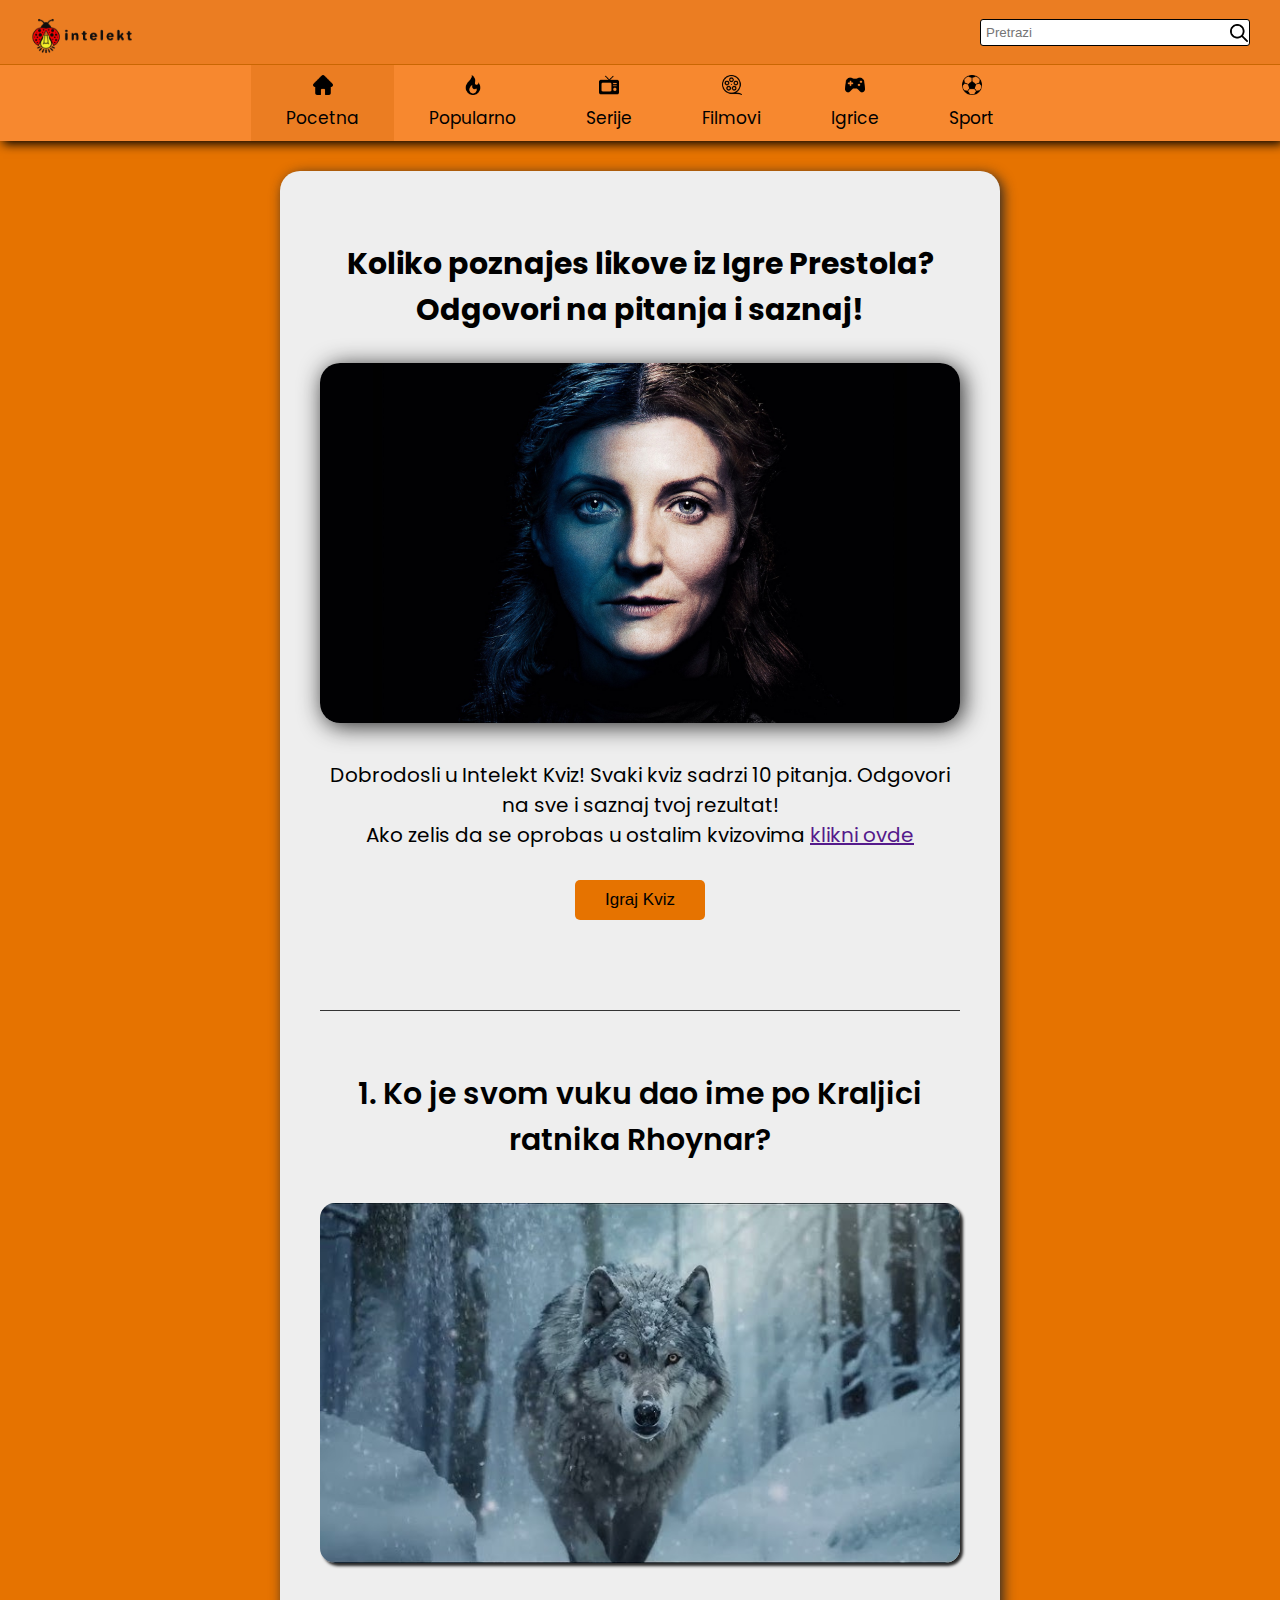
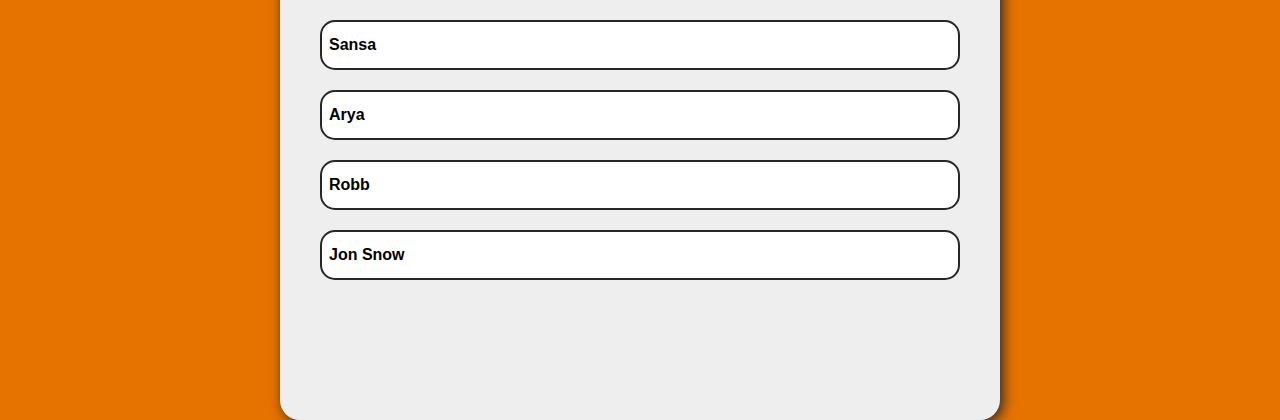
<file: GoT - Pogodi likove/got likovi.html>
<!DOCTYPE html>
<html lang="en">
<head>
    <meta charset="UTF-8">
    <meta name="viewport" content="width=device-width, initial-scale=1.0">
    <title>Pogodi Likove / Intelekt Online Kvizovi</title>
    <link rel="stylesheet" href="../style.css">
    <link rel="stylesheet" href="../Game of thrones quiz/got trivia/ss.css">
    <link rel="shortcut icon" type="x-icon" href="../img/logo21.png">
    <link rel="preconnect" href="https://fonts.googleapis.com">
    <link rel="preconnect" href="https://fonts.gstatic.com" crossorigin>
    <link href="https://fonts.googleapis.com/css2?family=Poppins:ital,wght@0,100;0,200;0,300;0,400;0,500;0,600;0,700;0,800;0,900;1,100;1,200;1,300;1,400;1,500;1,600;1,700;1,800;1,900&display=swap" rel="stylesheet">

</head>
<body>
    <header>
        <div class="wrapper">

            <div class="logo"><a href="../index.html"><img src="../img/logo2.png" width="105px"></a></div>     

            <div class="search_bar">
                <input type="search" placeholder="Pretrazi">
                <img src="../img/search.png" width="18px">
            </div>

        </div>

        <div class="wrapper wr_center">
            <div class="menu">
                <ul>
                    <li  class="active" id="#home"><a href="../index.html"><img src="../img/home.png" width="20px"><br>Pocetna</a></li>
                    <li id="#trending"><a href="../popularno.html"><img src="../img/fire.png" width="20px"><br>Popularno</a></li>
                    <li id="#tvshow"><a href="../serije.html"><img src="../img/television.png" width="20px"><br>Serije</a></li>
                    <li id="#movie"><a href="../filmovi.html"><img src="../img/movie.png" width="20px"><br>Filmovi</a></li>
                    <li id="#games"><a href="../igrice.html"><img src="../img/game-controller.png" width="20px"><br>Igrice</a></li>
                    <li id="#sport"><a href="../sport.html"><img src="../img/football.png" width="20px"><br>Sport</a></li>
                </ul>
            </div>
        </div>
    </header>

    <main>
        <div class="main-wrapper">
            <div class="quiz-intro">
                

                <h2>Koliko poznajes likove iz Igre Prestola? Odgovori na pitanja i saznaj!</h2>
                <div class="quiz-intro-img">
                    <img src="../Game of thrones quiz/got trivia/catelyn.jpg" width="600px">
                </div>
                
                <p>Dobrodosli u Intelekt Kviz! Svaki kviz sadrzi 10 pitanja. Odgovori na sve i saznaj tvoj rezultat!<br>
                    Ako zelis da se oprobas u ostalim kvizovima <a href="">klikni ovde</a></p>
                
                <button id="play-quiz">Igraj Kviz</button>

                <!---quiz starts from here-->

                <div class="quiz-starts">
                    <div class="first-question">

                        

                        <h2 id="question">Question goes here lorem</h2>
                        <div id="quiz-img">
                            
                        </div>

                        <div id="answer-buttons">
                            <button class="btn">Answer 1</button>
                            <button class="btn">Answer 2</button>
                            <button class="btn">Answer 3</button>
                            <button class="btn">Answer 4</button>
                        </div>

                        <button id="next">Next</button>
                        
                    </div>
                </div>
            </div>
            
            
        </div>
    </main>


    <script src="../app.js"></script>
    <script src="got likovi.js"></script>
</body>
</html>
</file>
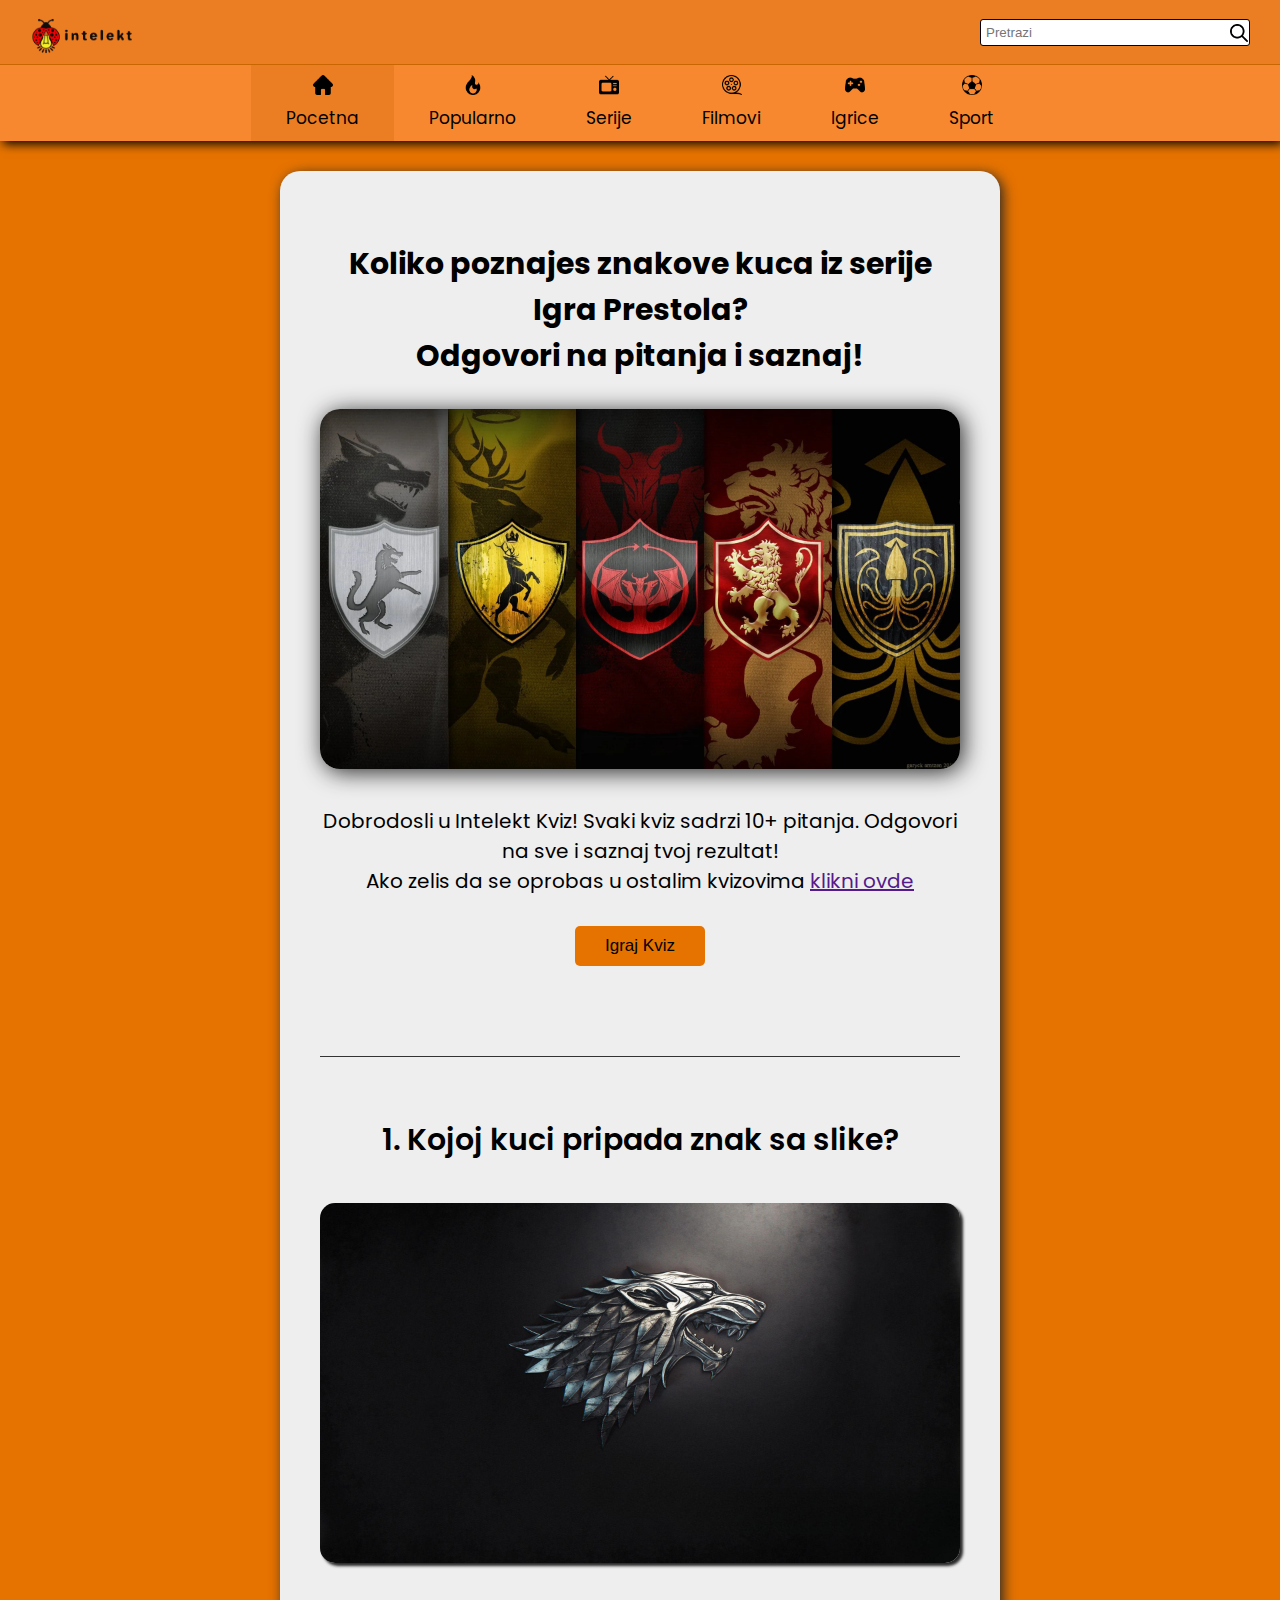
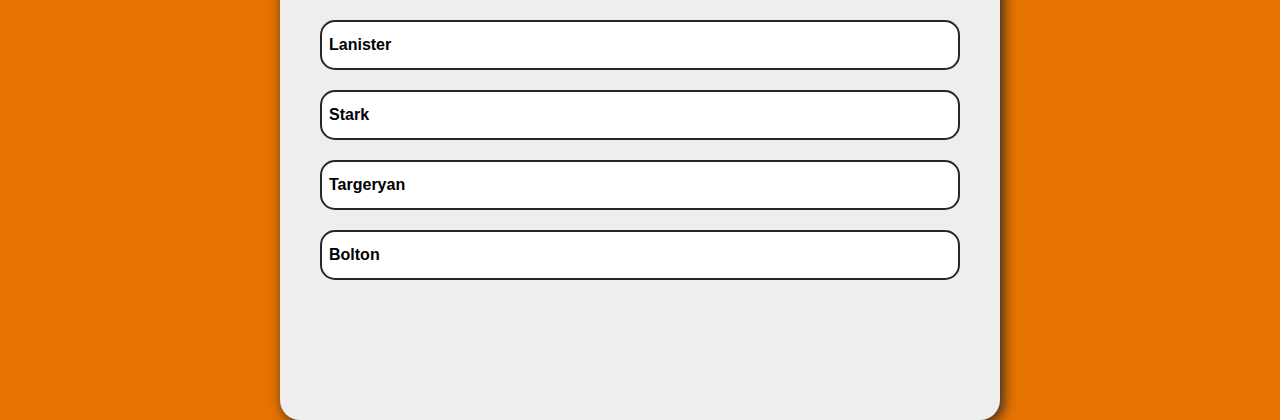
<file: GoT - Pogodi znak kuce/pogodi znak.html>
<!DOCTYPE html>
<html lang="en">
<head>
    <meta charset="UTF-8">
    <meta name="viewport" content="width=device-width, initial-scale=1.0">
    <title>Pogodi Znak Kuce / Intelekt Online Kvizovi</title>
    <link rel="stylesheet" href="../style.css">
    <link rel="stylesheet" href="../Game of thrones quiz/got trivia/ss.css">
    <link rel="shortcut icon" type="x-icon" href="../img/logo21.png">
    <link rel="preconnect" href="https://fonts.googleapis.com">
    <link rel="preconnect" href="https://fonts.gstatic.com" crossorigin>
    <link href="https://fonts.googleapis.com/css2?family=Poppins:ital,wght@0,100;0,200;0,300;0,400;0,500;0,600;0,700;0,800;0,900;1,100;1,200;1,300;1,400;1,500;1,600;1,700;1,800;1,900&display=swap" rel="stylesheet">

</head>
<body>
    <header>
        <div class="wrapper">

            <div class="logo"><a href="../index.html"><img src="../img/logo2.png" width="105px"></a></div>     

            <div class="search_bar">
                <input type="search" placeholder="Pretrazi">
                <img src="../img/search.png" width="18px">
            </div>

        </div>

        <div class="wrapper wr_center">
            <div class="menu">
                <ul>
                    <li  class="active" id="#home"><a href="../index.html"><img src="../img/home.png" width="20px"><br>Pocetna</a></li>
                    <li id="#trending"><a href="../popularno.html"><img src="../img/fire.png" width="20px"><br>Popularno</a></li>
                    <li id="#tvshow"><a href="../serije.html"><img src="../img/television.png" width="20px"><br>Serije</a></li>
                    <li id="#movie"><a href="../filmovi.html"><img src="../img/movie.png" width="20px"><br>Filmovi</a></li>
                    <li id="#games"><a href="../igrice.html"><img src="../img/game-controller.png" width="20px"><br>Igrice</a></li>
                    <li id="#sport"><a href="../sport.html"><img src="../img/football.png" width="20px"><br>Sport</a></li>
                </ul>
            </div>
        </div>
    </header>

    <main>
        <div class="main-wrapper">
            <div class="quiz-intro">
                

                <h2>Koliko poznajes znakove kuca iz serije <br>Igra Prestola?<br> Odgovori na pitanja i saznaj!</h2>
                <div class="quiz-intro-img">
                    <img src="../Game of thrones quiz/got trivia/banners.webp" width="600px">
                </div>
                
                <p>Dobrodosli u Intelekt Kviz! Svaki kviz sadrzi 10+ pitanja. Odgovori na sve i saznaj tvoj rezultat!<br>
                    Ako zelis da se oprobas u ostalim kvizovima <a href="">klikni ovde</a></p>
                
                <button id="play-quiz">Igraj Kviz</button>

                <!---quiz starts from here-->

                <div class="quiz-starts">
                    <div class="first-question">

                        

                        <h2 id="question">Question goes here lorem</h2>
                        <div id="quiz-img">
                            
                        </div>

                        <div id="answer-buttons">
                            <button class="btn">Answer 1</button>
                            <button class="btn">Answer 2</button>
                            <button class="btn">Answer 3</button>
                            <button class="btn">Answer 4</button>
                        </div>

                        <button id="next">Next</button>
                        
                    </div>
                </div>
            </div>
            
            
        </div>
    </main>


    <script src="../app.js"></script>
    <script src="pogodi znak.js"></script>
</body>
</html>
</file>
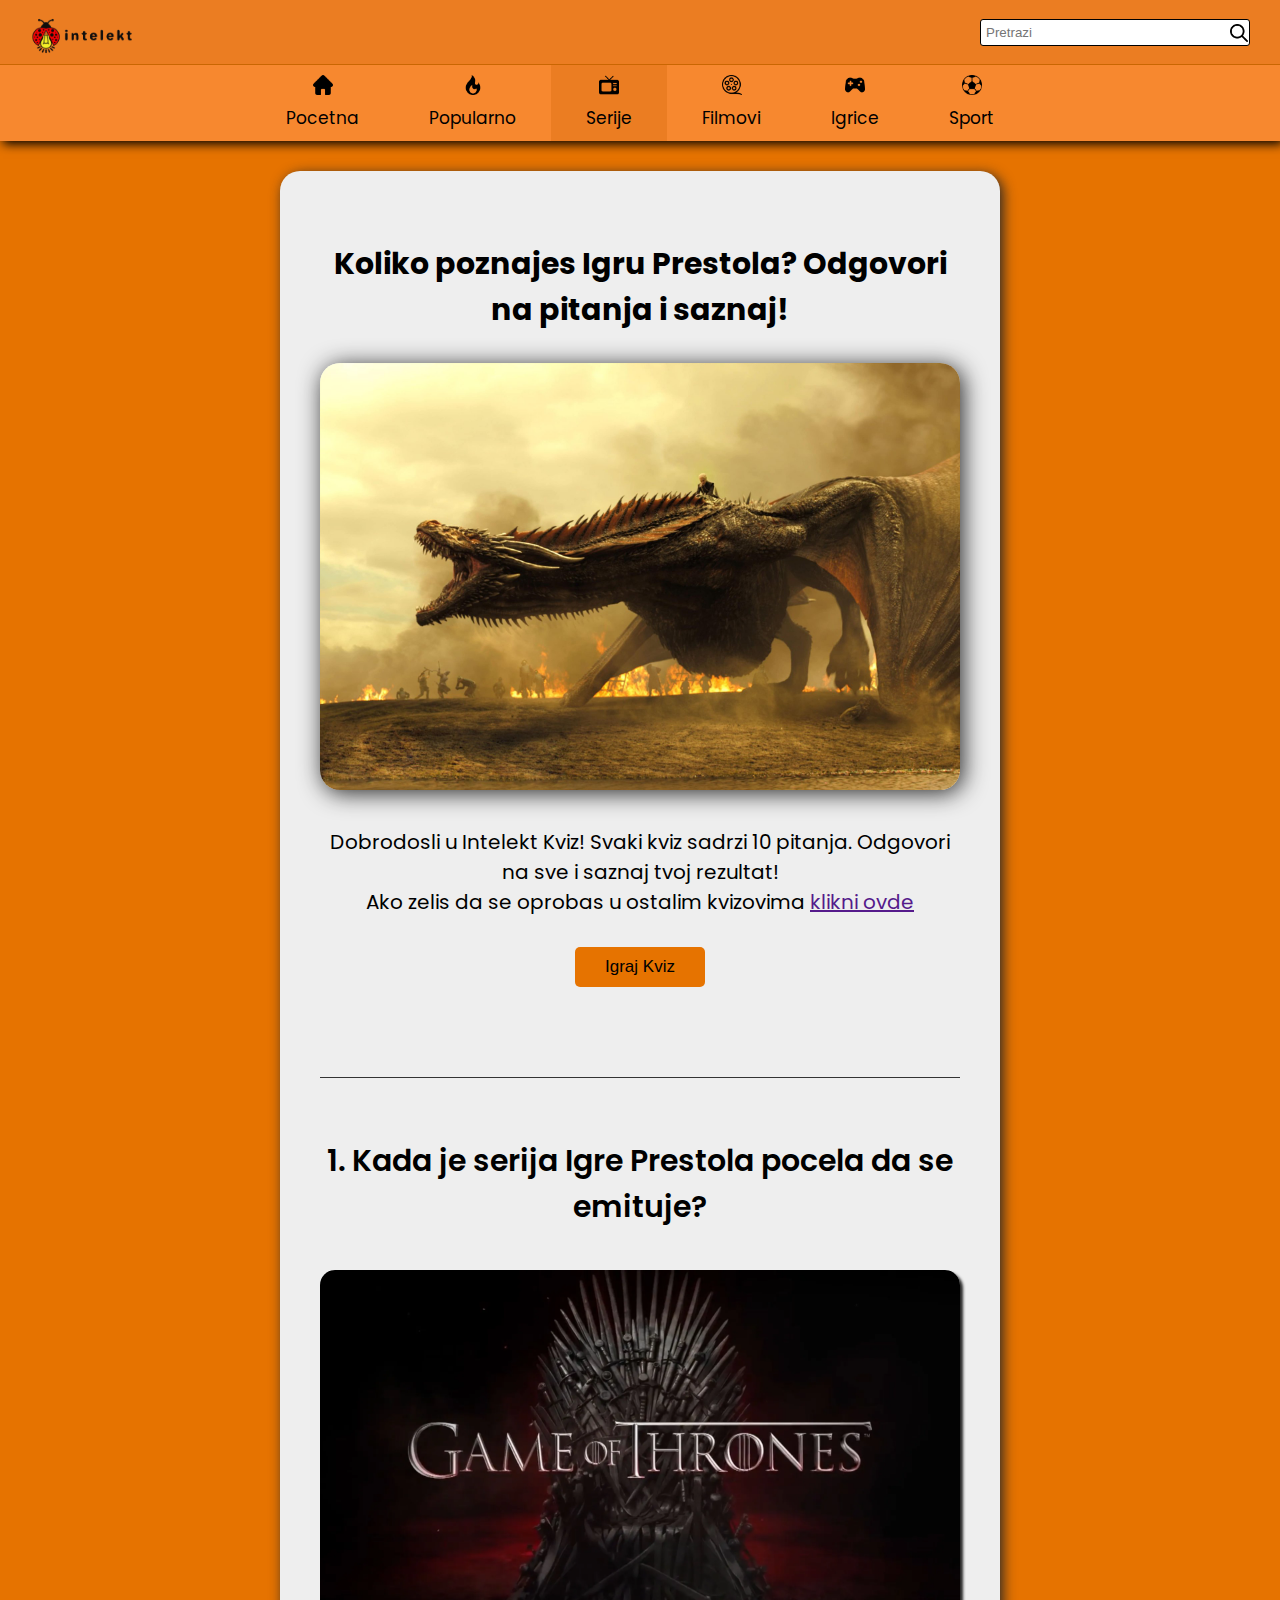
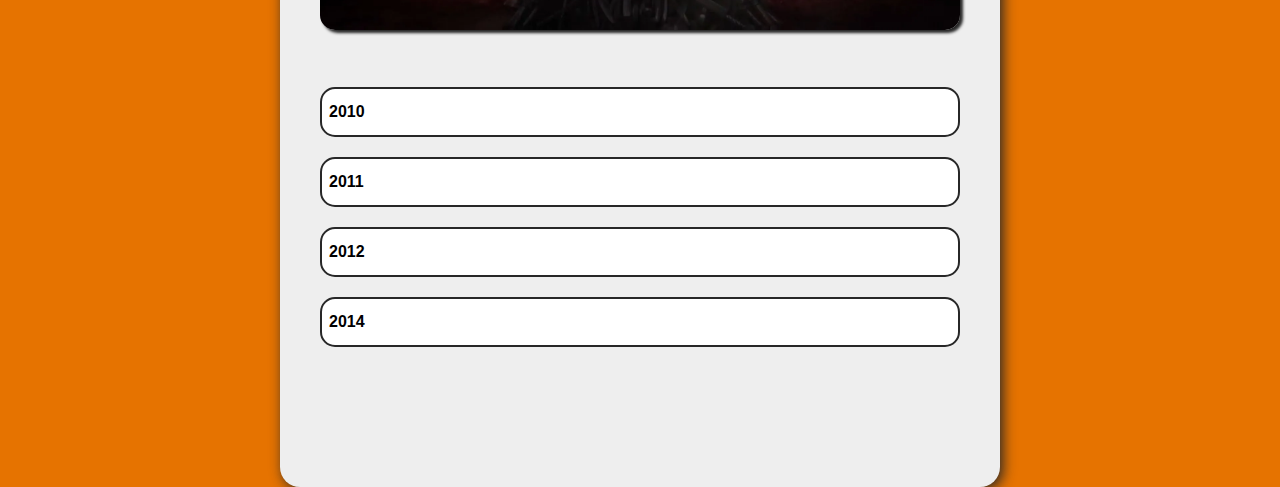
<file: Game of thrones quiz/got trivia/gottrivia.html>
<!DOCTYPE html>
<html lang="en">
<head>
    <meta charset="UTF-8">
    <meta name="viewport" content="width=device-width, initial-scale=1.0">
    <title>GoT Trivia - Intelekt Kvizovi</title>
    <link rel="stylesheet" href="../../style.css">
    <link rel="stylesheet" href="ss.css">
    <link rel="shortcut icon" type="x-icon" href="../../img/logo21.png">
    <link rel="preconnect" href="https://fonts.googleapis.com">
    <link rel="preconnect" href="https://fonts.gstatic.com" crossorigin>
    <link href="https://fonts.googleapis.com/css2?family=Poppins:ital,wght@0,100;0,200;0,300;0,400;0,500;0,600;0,700;0,800;0,900;1,100;1,200;1,300;1,400;1,500;1,600;1,700;1,800;1,900&display=swap" rel="stylesheet">
</head>
<body>
    <header>
        <div class="wrapper">

            <div class="logo"><a href="../../index.html"><img src="../../img/logo2.png" width="105px"></a></div>     

            <div class="search_bar">
                <input type="search" placeholder="Pretrazi">
                <img src="../../img/search.png" width="18px">
            </div>

        </div>

        <div class="wrapper wr_center">
            <div class="menu">
                <ul>
                    <li id="#home"><a href="../../index.html"><img src="../../img/home.png" width="20px"><br>Pocetna</a></li>
                    <li id="#trending"><a href="../../popularno.html"><img src="../../img/fire.png" width="20px"><br>Popularno</a></li>
                    <li class="active" id="#tvshow"><a href="../../serije.html"><img src="../../img/television.png" width="20px"><br>Serije</a></li>
                    <li id="#movie"><a href="../../filmovi.html"><img src="../../img/movie.png" width="20px"><br>Filmovi</a></li>
                    <li id="#games"><a href="../../igrice.html"><img src="../../img/game-controller.png" width="20px"><br>Igrice</a></li>
                    <li id="#sport"><a href="../../sport.html"><img src="../../img/football.png" width="20px"><br>Sport</a></li>
                </ul>
            </div>
        </div>
    </header>

    <main>
        <div class="main-wrapper">
            <div class="quiz-intro">
                

                <h2>Koliko poznajes Igru Prestola? Odgovori na pitanja i saznaj!</h2>
                <div class="quiz-intro-img">
                    <img src="drogon.jpg" width="100%">
                </div>
                
                <p>Dobrodosli u Intelekt Kviz! Svaki kviz sadrzi 10 pitanja. Odgovori na sve i saznaj tvoj rezultat!<br>
                    Ako zelis da se oprobas u ostalim kvizovima <a href="">klikni ovde</a></p>
                
                <button id="play-quiz">Igraj Kviz</button>

                <!---quiz starts from here-->

                <div class="quiz-starts">
                    <div class="first-question">

                        

                        <h2 id="question">Question goes here lorem</h2>
                        <div id="quiz-img">
                            
                        </div>

                        <div id="answer-buttons">
                            <button class="btn">Answer 1</button>
                            <button class="btn">Answer 2</button>
                            <button class="btn">Answer 3</button>
                            <button class="btn">Answer 4</button>
                        </div>

                        <button id="next">Next</button>
                        
                    </div>
                </div>
            </div>
            
            
        </div>
    </main>

    <script src="gottrivia.js"></script>
</body>
</html>
</file>
<file: style.css>
* {
    margin: 0;
    padding: 0;
}
body{
    padding: 0;
    margin: 0;
    font-family:  "Poppins", serif;
    color: black;
    overflow-x: hidden;
}

header {   
    background-color: #eb7d22;
    box-shadow: 3px 3px 10px black;
}

.wrapper {
    display: flex;
    justify-content: space-between;
    align-items: center;
    padding: 0 30px;
}

.wr_center {
    justify-content: center;
    border-top: 1px solid #ca6602;
    background-color: #f7882f;
}

.logo img {
    cursor: pointer;
    transition: ease-in 0.1s;
}

.logo img:hover {
    transform: scale(1.1);
}

.menu ul {
    list-style-type: none;
    display: flex;
    font-size: 17px;
}

.menu ul li {
    padding: 0 25px;
    
}

.menu ul li a{
    text-decoration: none;
    color: black;
    display: flex;
    flex-direction: column;
    justify-content: center;
    align-items: center;
    padding: 10px;
    transition: ease-in 0.1s;
}

.menu ul li a:hover {
    transform: scale(1.1);
}

.active {
    background-color: #eb7d22;
}

.menu ul li a img {
    margin-bottom: -16px;
}

.search_bar {
    position: relative;
}

.search_bar input {
    padding: 5px;
    width: 270px;
    border: solid 1px black;
    border-radius: 3px;
}

.search_bar img {
    position: absolute;
    right: 2px;
    bottom: 4px;
    cursor: pointer;
}

/*
styling for intro photo
*/

.photo-first{
    width: 100%;
    height: 400px;
    position: relative;
}

.image-first {
    width: 100%;
    height: 100%;
    background-color: #00000085;
}

.photo-wrapper {
    width: 100%;
    height: 400px;
    color: #f7882f;
    display: flex;
    flex-direction: column;
    align-items: center;
}

.first{
    background-image: url(img/jonsnow.jpg);
    background-position: center;
    background-size: cover;
}

.second{
    background-image: url(img/banners.webp);
    background-position: center;
    background-size: cover;
    opacity: 0;
}

.third{
    background-image: url(img/bg.jpg);
    background-position: top;
    background-size: cover;
    opacity: 0;
}

.fourth{
    background-image: url(img/deneris.png);
    background-position: center;
    background-size: cover;
    opacity: 0;
}

.content {
    text-align: left;
    position: absolute; 
    top: 0;
    left: 0;
    height: 100%;
    color: #f7882f;
    display: flex;
    flex-direction: column;
    justify-content: space-between;
    align-items: center;
    cursor:default;
    user-select: none;
}

.second > .content {
    top: 0px;
    right: 0px;
    text-align: center;
}

.third > .content {
    top: -10px;
    left: 290px;
}

.third > .content h2 {
    margin-bottom: 100px;
}

.fourth > .content {
    top: 0;
    left: 70%;
}

.fourth > .content h2 {
    margin-bottom: 70px;
}

.content h2 {
    font-size: 35px;
    padding-bottom: 10px;
    margin-bottom: 5px;
    margin: 50px;
}

.content button {
    border: none;
    background-color: #f7882f;
    color: #000000;
    font-size: 20px;
    padding: 14px 60px;
    cursor: pointer;
    margin-bottom: 140px;
}

.content button:hover {
    background-color: #ca6602;
}

/*
main content on home page
*/

.main_wrapper {
    padding: 40px 30px;
    text-transform: uppercase;
    background-color: #f7882f;
    padding-bottom: 160px;
}



.quizzes {
    display: flex;
    justify-content: space-between;
    align-items: center;
}

#popular,
#tvshow,
#movies,
#sport,
#games {
    overflow-x: auto;
    scroll-snap-type: x mandatory ;
    scroll-behavior: smooth;
}

#popular::-webkit-scrollbar,
#tvshow::-webkit-scrollbar,
#movies::-webkit-scrollbar,
#sport::-webkit-scrollbar,
#games::-webkit-scrollbar {
    display: none;
}

.quiz{
    margin-top: 10px;
    cursor: pointer;
    padding: 0 9px;
    transition: ease-in 0.1s;
    scroll-snap-align: start;
    user-select: none;
    position: relative;
}

.quiz span {
    position: absolute;
    top: 2px;
    right: 14px;
    color: white;
    background-color: #e67300;
    padding: 3px;
    border: 1px solid black;
    border-radius: 0 0 4px 4px;
}

.level {
    position: absolute;
    left: 14px;
    top: 0;
    width: 40px;
}

.normal {
    width: 65px;
}

.quiz img {
    width: 301px;
    height: 173px;
    border-radius: 4px;
    border: 2px solid black;
}

.quiz a {
    text-decoration: none;
    color:#272727;
    position: relative;
}

.quiz:hover {
    transform: scale(1.03);
}

.quiz_text {
    position: absolute;
    bottom: 3px;
    width: 100%;
    padding: 10px 0;
    background-color: #000000b6;
    font-weight: bold;
    text-align: center;
    color:#fff;
}

hr {
    border: 1px dashed black;
}

.main_wrapper{
    max-width: 100%;
}

/*
styles for arrows
*/

.left,
.right {
    transform: scale(5,4);
    cursor: pointer;
    z-index: 2;
    position: absolute;
    user-select: none;
    color: #fff;
}

.right{
    right: 25px;
}

.left:hover,
.right:hover {
    transform: scale(5.1,4.1);
}

/*
styles for footer

*/

footer {
    width: 100%;
    background-color: #e67300;
    padding: 40px 0;
}

.footer-wrap ul {
    display: flex;
    align-items: center;
    justify-content: center;
    list-style: none;
}

.footer-wrap ul li {
    padding: 20px 20px;
    border-right: 1px solid #272727;
}

.footer-wrap ul li a{
    text-decoration: none;
    color: #272727;
    text-transform: uppercase;
    font-weight: bold;
    font-size: 15px;
}

.footer-wrap ul li a:hover {
    text-decoration: underline;
}

.footer-wrap ul li:last-child{
    border: none;
}

.footer-wrap span {
    color: #272727;
    font-weight: 600;
    float: right;
    padding: 0 5px;
}

/*
 responsive design
*/


.responsive-menu-icon {
    display: none;
    cursor: pointer;
    transition: 0.2s;
}

.responsive-menu-icon:hover {
    transform: scale(1.1);
}
.menu-header {
    background-color: #eb7d22;
    display: flex;
    padding: 10px;
    border-bottom: 2px solid #e67300;
}

.menu-content {
    display: flex;
    flex-direction: column;
    overflow-y: hidden;
}

.menu-content li{
    border-bottom: 1px solid #ca6602;
    padding: 20px 30px;
}

.menu-content img {
    padding: 0 15px;
}

.menu-content ul a {
    color: black;
    text-decoration: none;
}

.close-menu {
    cursor: pointer;
    font-weight: 400;
    margin: 20px;
    transform: scale(2.5, 1.9);
}


.responsive-menu{
    display: none;
}

.menu-container {
    overflow-y: hidden;
    position: fixed;
    width: 0;
    margin-right: -400px;
    top: 0;
    right: 0;
    height: 100%;
    background-color: #f7882f;
    z-index: 20;
    transition: 0.6s ease-in-out;
}

.open {
    margin-right: 0;
    width: 100%;
}

/*
 responsive design
*/

@media screen and (max-width: 800px) {
    /*
    header 
    */

    .responsive-menu {
        display: flex;
    }

    

    .wr_center{
        position: fixed;
        margin: 0;
        padding: 0;
        bottom: 0;
        z-index: 12;
        background-color: #eb7d22;
        width: 100%;
        display: flex;
        align-items: start;
        justify-content: space-evenly;
    }

    .active{
        background-color: #8f5318;
    }

    .wr_center ul {
        width: 100%;
        display: flex;
        padding: 0px;
        padding: 0 5px;
    }

    .wr_center ul li {
        width: 20px;
    }


    .wr_center ul li a{
        font-size: 13px;
        width: 100%;
        box-sizing: border-box;
    }

    .responsive-menu-icon{
        display: block;
        padding-left: 20px;
        margin-right: -20px;
    }

    .search_bar:hover{
        transform: scale(1.05);
    }

    .search_bar{
        margin-right: -12px;
        margin-bottom: -8px;
        transition: 0.2s;
    }

    .search_bar input{
        display: none;
    }

    .search_bar img {
        position: relative;
        width: 22px;
    }

    .logo {
        flex-grow: 1;
    }

    .menu-content button a {
        color: black;
        text-decoration: none;
        width: 300px;
        height: 300px;
    }

    #sport {
        display: none;
    }

    /*
    intro photo
    */

    .photo-wrapper > .content  {
        text-align: center;
        left: 0;
        top: 0;
        bottom: 0;
        right: 0;
    }
    

    /*
    list of quizzes
    */

    

    footer {
        display: none;
    }
}

@media screen and (max-width: 450px){
    .quiz img{
        width: 80vw;
        height: auto;
    }

    .photo-wrapper > .content  {
        text-align: center;
        top: 0;
        left: 0;
    }

    .content h2 {
        font-size: 8vw;
    }

    .menu ul #sport {
        display: none;
    }
}
</file>
<file: serije.css>
body{
    padding: 0;
    margin: 0;
    font-family:  "Poppins", serif;
    background-color: #FFD580;
    color: #272727;
}


main {
    padding-top: 40px;
    width: 100%;
}

.tvshow-container {
    display: flex;
    align-items: center;
    justify-content: center;
    flex-wrap: wrap;
    padding: 10px;
}

.quiz span {
    text-transform: uppercase;
}
</file>
<file: Game of thrones quiz/got trivia/ss.css>
* {scroll-behavior: smooth;}

body {
    background: #e67300;
}

main {
    display: flex;
    flex-direction: column;
    align-items: center;
    justify-content: center;
    padding-top: 30px;
}

.main-wrapper {
    padding: 40px;
    box-shadow:3px 3px 13px #272727;
    border-radius: 20px;
    width: 50%;
    background-color: #eeeeee;
}

.quiz-intro {
    text-align: center;
}

.quiz-intro > h2 {
    font-size: 30px;
    padding: 30px 0;
}

.quiz-intro p {
    padding: 30px 0;
    font-size: 20px;
}

.quiz-intro > button {
    padding: 10px 30px;
    font-size: 17px;
    border: none;
    border-radius: 5px;
    background-color: #e67300;
    cursor: pointer;
}

.quiz-intro > button:hover {
    background-color: #cc6702;
}

.quiz-intro-img img{
    width: 100%;
    border-radius: 20px;
    box-shadow: 3px 3px 23px #272727;
}

/*
 styles for quiz
*/

.quiz-starts {
    border-top: 1px solid #333;
    padding-top: 20px;
    margin: 90px 0;
}

.quiz-starts h2 {
    font-size: 30px;
}

.quiz-starts img {
    border-radius: 15px;
    box-shadow: 3px 3px 3px #272727;
    margin-bottom: 40px;
}

#answer-buttons {
    margin-bottom: 20px;
}

#question {
    padding: 40px 0;
    font-weight: 600;
}

.btn {
    background-color: #fff;
    border: 2px solid #272727;
    width: 100%;
    text-align: left;
    padding: 14px 7px;
    margin: 10px 0;
    font-size: 16px;
    cursor: pointer;
    border-radius: 15px;
    font-weight: 600;
}

.btn:hover:not([disabled]) {
    background-color: #e67300;
    color: #fff;
}

.btn:disabled {
    cursor: no-drop;
    color:#272727;
}

#next {
    font-size: 16px;
    padding: 14px 55px;
    background-color: #e67300;
    border: 1px solid #272727;
    border-radius: 5px;
    cursor: pointer;
    font-weight: 600;
    display: none;
    margin: auto;
}

#next:hover {
    background-color: #cc6702;
}

/*
 style for correct / incorrect answers
*/

.correct {
    background: #9aeabc;
}

.incorrect {
    background: #ff9393;
}

/*
styles RESPONSIVE DESIGN
*/

@media screen and (max-width: 800px){

    main {
        padding: 0;
    }

    .main-wrapper {
        width: 100%;
        padding: 0;
    }

    .quiz-intro h2 {
        font-size: 19px;
    }

    .quiz-intro-img img {
        width: 100%;
    }

}
</file>
<file: GoT - Klikni na karaktera/klikni na karaktera.css>
#character-image {
    display: flex;
    flex-wrap: wrap;
    justify-content: center;
    margin: 0 30px;
    margin-bottom: 20px;
}

#character-image div {
    background-color: grey;
    width: 80px;
    height: 80px;
    margin: 3px;
    position: relative;
    pointer-events:all;
    border: 2px solid black;
    cursor: pointer;
    transition: 0.2s ease-in-out;
}

#character-image div:hover {
    transform: scaleX(1.01);
}
#character-image div img {
    width: 100%;
    height: 100%;
    object-fit: cover;
    object-position: center;
    border-radius: 0;
    box-shadow: none;
}

#character-image div span {
    position: absolute;
    top: 0;
    left: 0;
    width: 100%;
    height: 100%;
}

.active-correct {
    background-color: rgba(30, 128, 0, 0.541);
    display: block;
}

.active-incorrect {
    background-color: rgba(128, 0, 0, 0.541);
    display: block;
}

@media screen and (max-width: 800px){
    #character-image {
        margin: 0;
    }

    #character-image div {
        background-color: grey;
        width: 50px;
        height: 50px;
        margin: 3px;
        position: relative;
        pointer-events:all;
    }
}
</file>
<file: GoT - ko je u srodstvu/ko je u srodstvu.css>
@media screen and (max-width: 800px){
    .main-wrapper {
        width: 80%;
    }

    .quiz-intro h2 {
        font-size: 19px;
    }

    .quiz-intro-img img {
        width: 100%;
    }

}
</file>
<file: GoT - normal - klik karakter/klik normal.css>
#character-image {
    display: flex;
    flex-wrap: wrap;
    justify-content: center;
    margin: 0 30px;
    margin-bottom: 20px;
}

#character-image div {
    background-color: grey;
    width: 80px;
    height: 80px;
    margin: 3px;
    position: relative;
    pointer-events:all;
    border: 2px solid black;
    cursor: pointer;
    transition: 0.2s ease-in-out;
}

#character-image div:hover {
    transform: scaleX(1.01);
}
#character-image div img {
    width: 100%;
    height: 100%;
    object-fit: cover;
    object-position: center;
    border-radius: 0;
    box-shadow: none;
}

#character-image div span {
    position: absolute;
    top: 0;
    left: 0;
    width: 100%;
    height: 100%;
}

.active-correct {
    background-color: rgba(30, 128, 0, 0.541);
    display: block;
}

.active-incorrect {
    background-color: rgba(128, 0, 0, 0.541);
    display: block;
}

@media screen and (max-width: 800px){
    #character-image {
        margin: 0;
    }

    #character-image div {
        background-color: grey;
        width: 50px;
        height: 50px;
        margin: 3px;
        position: relative;
        pointer-events:all;
    }
}
</file>
